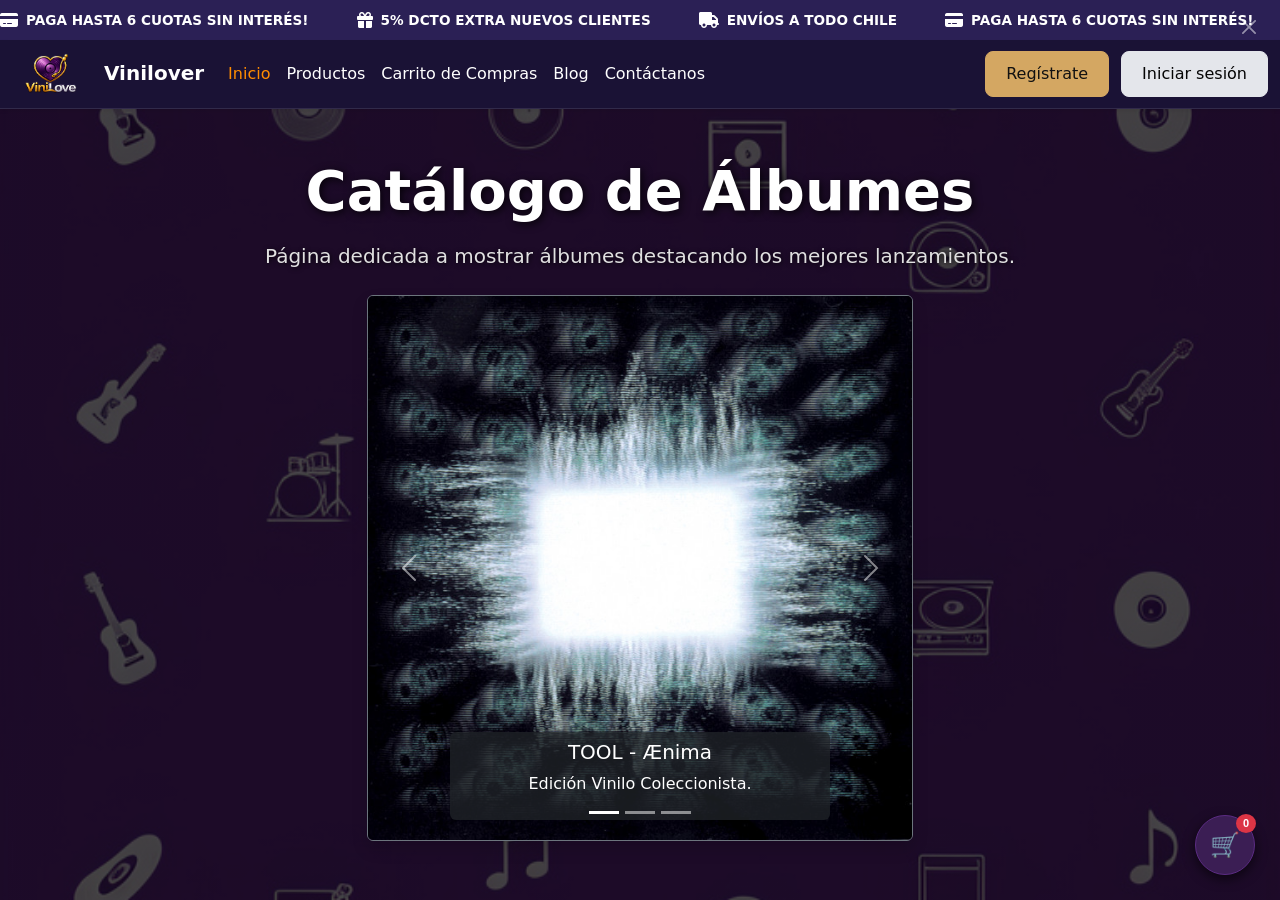
<file: index.html>
<!DOCTYPE html>
<!-- Declaración del tipo de documento HTML5 -->
<html lang="es">
<head>
    <!-- Define la codificación de caracteres para soportar tildes y caracteres especiales -->
    <meta charset="UTF-8">
    <!-- Configuración para que la página sea adaptable (responsive) a dispositivos móviles y pantallas de distintos tamaños -->
    <meta name="viewport" content="width=device-width, initial-scale=1.0">
    <title>Inicio - Vinilover</title>
    
    <!-- Framework Bootstrap 5 CSS para componentes de diseño y grilla -->
    <link href="https://cdn.jsdelivr.net/npm/bootstrap@5.3.3/dist/css/bootstrap.min.css" rel="stylesheet">
    <!-- Hoja de estilos personalizada -->
    <link rel="stylesheet" href="css/style.css">  
    <!-- Iconos FontAwesome para usar íconos gráficos (como tarjetas, camiones, etc.) -->
    <link rel="stylesheet" href="https://cdnjs.cloudflare.com/ajax/libs/font-awesome/6.4.0/css/all.min.css">
</head>

<body>

  <!-- BARRA SUPERIOR DE ANUNCIOS (MARQUEE) -->
  <!-- Utiliza una alerta de Bootstrap (alert-dismissible) que permite al usuario cerrarla si lo desea -->
  <div class="m-0 rounded-0 text-center alert alert-dismissible fade show pm-marquee-wrap" role="alert">
    <div class="pm-marquee">
      <!-- Contenedor con la pista de texto que se mueve mediante la animación de CSS -->
      <div class="pm-marquee-track" aria-label="Beneficios de la tienda">
        <!-- Set 1: Mensajes informativos de la tienda -->
        <span class="pm-item"><i class="fas fa-credit-card pm-ico"></i>PAGA HASTA 6 CUOTAS SIN INTERÉS!</span>
        <span class="pm-item"><i class="fas fa-gift pm-ico"></i>5% DCTO EXTRA NUEVOS CLIENTES</span>
        <span class="pm-item"><i class="fas fa-truck pm-ico"></i>ENVÍOS A TODO CHILE</span>

        <!-- Set 2: Copia exacta necesaria para dar el efecto de movimiento continuo (loop fluido) -->
        <span class="pm-item"><i class="fas fa-credit-card pm-ico"></i>PAGA HASTA 6 CUOTAS SIN INTERÉS!</span>
        <span class="pm-item"><i class="fas fa-gift pm-ico"></i>5% DCTO EXTRA NUEVOS CLIENTES</span>
        <span class="pm-item"><i class="fas fa-truck pm-ico"></i>ENVÍOS A TODO CHILE</span>
      </div>
    </div>
    <!-- Botón con la clase de Bootstrap para cerrar la barra superior de anuncios -->
    <button type="button" class="btn-close btn-close-white me-2" data-bs-dismiss="alert" aria-label="Close"></button>
  </div>

  <!-- NAVEGACIÓN PRINCIPAL -->
  <!-- Barra de navegación con tema oscuro (navbar-dark) usando el menú colapsable de Bootstrap -->
  <nav class="navbar navbar-expand-lg navbar-dark navbar-custom shadow-sm">
    <div class="container-fluid">
      <!-- Nombre/Marca principal de la tienda -->
      <a class="navbar-brand fw-bold" href="index.html">
        <img src="imagenes/LogoViniLove.png" alt="Vinilover" class="navbar-logo">
        <span class="ms-2">Vinilover</span>
      </a>
      <!-- Botón hamburguesa que aparece solo en pantallas pequeñas (móviles) -->
      <button class="navbar-toggler" type="button" data-bs-toggle="collapse" data-bs-target="#navbarNavDropdown" aria-controls="navbarNavDropdown" aria-expanded="false" aria-label="Toggle navigation">
        <span class="navbar-toggler-icon"></span>
      </button>
      
      <!-- Contenido de la barra que se colapsa en móviles -->
      <div class="collapse navbar-collapse" id="navbarNavDropdown">
        <ul class="navbar-nav me-auto">
          <!-- Enlace a la página actual con clase 'active' -->
          <li class="nav-item">
            <a class="nav-link active" href="index.html">Inicio</a>
          </li>
          <li class="nav-item">
            <a class="nav-link" href="Productos.html">Productos</a>
          </li>
          <li class="nav-item">
            <a class="nav-link" href="carrito.html">Carrito de Compras</a>
          </li> 
          <!-- Menú desplegable para opciones sobre la empresa -->
          <li class="nav-item">
            <a class="nav-link" href="Lore.html">Blog</a>
          </li>
          <li class="nav-item">
            <a class="nav-link" href="contacto.html">Contáctanos</a>
          </li>
        </ul>
        
        <!-- BOTONES DE AUTENTICACIÓN CORREGIDOS -->
        <!-- Botones directos a las páginas de registro e inicio de sesión -->
        <div class="auth-buttons">
          <a href="registro.html" class="btn btn-primary">Regístrate</a>
          <a href="login.html" class="btn btn-secondary">Iniciar sesión</a>
        </div>
      </div>
    </div>
  </nav>

  <!-- CONTENIDO PRINCIPAL -->
  <main class="container my-5 text-center">
    <!-- Encabezados e introducción del sitio -->
    <h1 class="mb-3 titulo-principal display-4">Catálogo de Álbumes</h1>
    <p class="subtitulo-principal fs-5 mb-4">Página dedicada a mostrar álbumes destacando los mejores lanzamientos.</p>

    <!-- CARRUSEL CENTRADO -->
    <!-- Utiliza el sistema de filas y columnas de Bootstrap para centrar la caja del carrusel -->
    <div class="row justify-content-center">
      <div class="col-12 col-md-8 col-lg-6">
        <!-- Componente Carousel de Bootstrap habilitado con rotación automática (data-bs-ride="carousel") -->
        <div id="carruselAlbumes" class="carousel slide shadow rounded overflow-hidden border border-secondary" data-bs-ride="carousel">
          
          <!-- Indicadores inferiores (las rayitas/puntos que marcan la diapositiva activa) -->
          <div class="carousel-indicators">
            <button type="button" data-bs-target="#carruselAlbumes" data-bs-slide-to="0" class="active" aria-current="true" aria-label="Slide 1"></button>
            <button type="button" data-bs-target="#carruselAlbumes" data-bs-slide-to="1" aria-label="Slide 2"></button>
            <button type="button" data-bs-target="#carruselAlbumes" data-bs-slide-to="2" aria-label="Slide 3"></button>
          </div>

          <!-- Contenedor con las imágenes e información del carrusel -->
          <div class="carousel-inner">
            <!-- Primera diapositiva (activa por defecto al cargar) -->
            <div class="carousel-item active">
              <img src="imagenes/Tool-AEnima.jpg" class="d-block w-100" alt="TOOL - AEnima">
              <div class="carousel-caption d-none d-md-block bg-dark bg-opacity-75 rounded p-2">
                <h5>TOOL - Ænima</h5>
                <p>Edición Vinilo Coleccionista.</p>
              </div>
            </div>
            <!-- Segunda diapositiva -->
            <div class="carousel-item">
              <img src="imagenes/Deftones-WhitePony.jpg" class="d-block w-100" alt="Deftones - White Pony">
              <div class="carousel-caption d-none d-md-block bg-dark bg-opacity-75 rounded p-2">
                <h5>Deftones - White Pony</h5>
                <p>Edición remasterizada 180g.</p>
              </div>
            </div>
            <!-- Tercera diapositiva -->
            <div class="carousel-item">
              <img src="imagenes/AliceInChains-Dirt.jpg" class="d-block w-100" alt="Alice in Chains - Dirt">
              <div class="carousel-caption d-none d-md-block bg-dark bg-opacity-75 rounded p-2">
                <h5>Alice In Chains - Dirt</h5>
                <p>Clásico del Grunge disponible ahora.</p>
              </div>
            </div>
          </div>

          <!-- Controles de navegación manual (flechas izquierda y derecha) -->
          <button class="carousel-control-prev" type="button" data-bs-target="#carruselAlbumes" data-bs-slide="prev">
            <span class="carousel-control-prev-icon" aria-hidden="true"></span>
            <span class="visually-hidden">Anterior</span>
          </button>
          <button class="carousel-control-next" type="button" data-bs-target="#carruselAlbumes" data-bs-slide="next">
            <span class="carousel-control-next-icon" aria-hidden="true"></span>
            <span class="visually-hidden">Siguiente</span>
          </button>

        </div>
      </div>
    </div>
  </main>

  <!-- COMPONENTE CARRITO FLOTANTE -->
  <!-- Estructura HTML para la ventana flotante y botón del carrito interactivo -->
  <div id="cart-container" class="floating-cart-container">
    <!-- Botón principal con el ícono del carrito y contador de elementos -->
    <button id="cart-toggle-btn" class="cart-btn" aria-label="Abrir carrito">
      🛒 <span id="cart-counter" class="badge bg-danger">0</span>
    </button>
  
    <!-- Ventana desplegable flotante que inicia oculta (clase hidden) -->
    <div id="cart-popup" class="cart-popup hidden">
      <div class="cart-header">
        <h3>Tu Carrito</h3>
        <button id="cart-close-btn" class="close-btn">&times;</button>
      </div>
      <!-- Este div se rellena con JS insertando la lista de álbumes agregados -->
      <div id="cart-body-content" class="cart-body p-3">
        <!-- Se llena dinámicamente desde js/carrito.js -->
      </div>
      <div class="cart-footer">
        <div class="cart-total">
          <strong>Total:</strong>
          <span id="cart-total-price">$0</span>
        </div>
        <a href="carrito.html" class="btn checkout-btn">Ver Carrito Completo</a>
      </div>
    </div>
  </div>

  <!-- Carga de la librería JS de Bootstrap para el funcionamiento del carrusel y desplegables -->
  <script src="https://cdn.jsdelivr.net/npm/bootstrap@5.3.3/dist/js/bootstrap.bundle.min.js"></script>
  <script src="js/validaciones.js"></script>
  <!-- Scripts personalizados JS de productos y carrito -->
  <script src="js/productos.js"></script>
  <script src="js/carrito.js"></script>
</body>
</html>
</file>
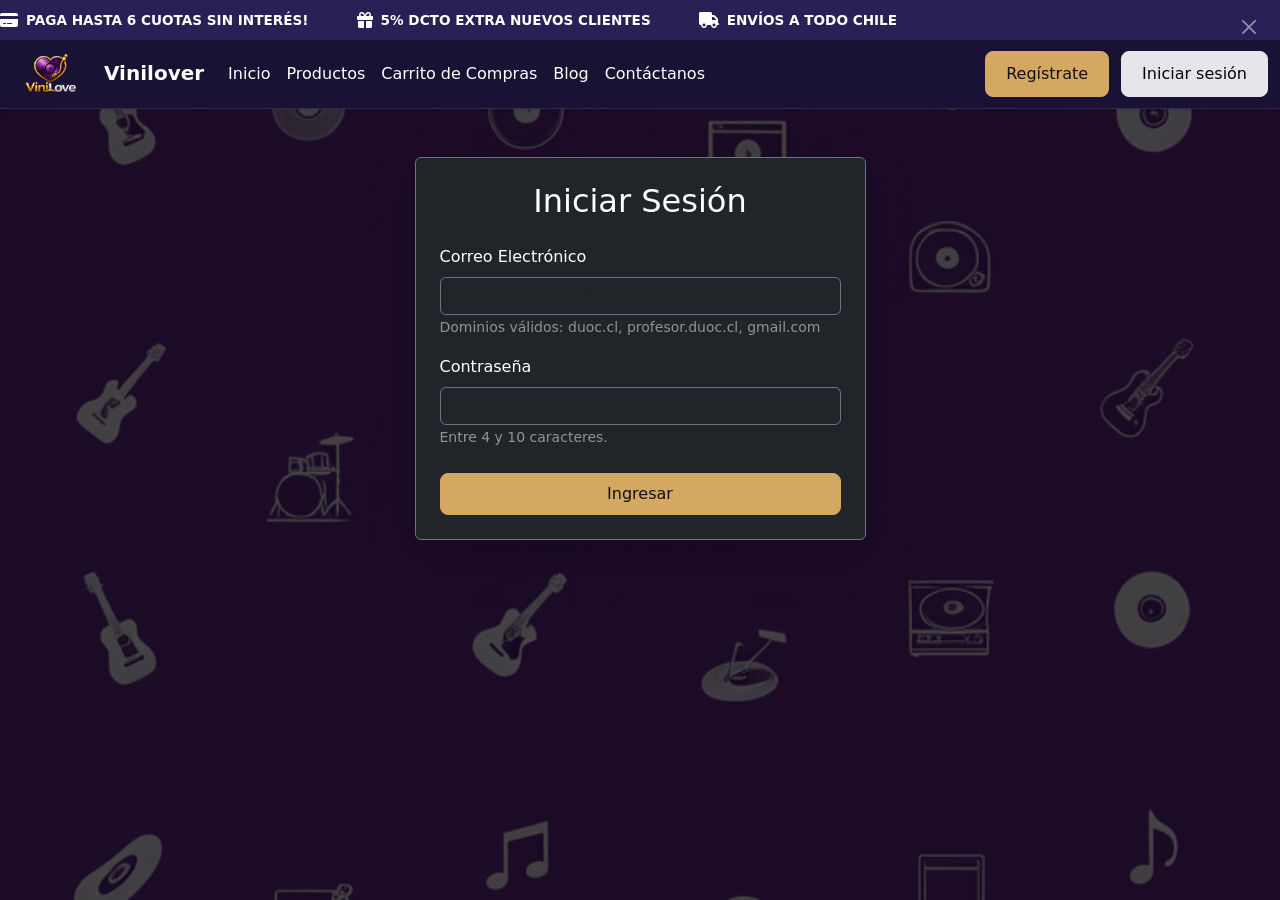
<file: admin.html>
<!DOCTYPE html>
<html lang="es">
<head>
  <meta charset="UTF-8" />
  <meta name="viewport" content="width=device-width, initial-scale=1.0" />
  <title>Panel Admin - Vinilover</title>
  <link href="https://cdn.jsdelivr.net/npm/bootstrap@5.3.3/dist/css/bootstrap.min.css" rel="stylesheet" />
  <link rel="stylesheet" href="css/style.css" />
  <link rel="stylesheet" href="https://cdnjs.cloudflare.com/ajax/libs/font-awesome/6.4.0/css/all.min.css" />
</head>
<body class="text-white">
  <div class="m-0 rounded-0 text-center alert alert-dismissible fade show pm-marquee-wrap" role="alert">
    <div class="pm-marquee">
      <div class="pm-marquee-track">
        <span class="pm-item"><i class="fas fa-credit-card pm-ico"></i>PAGA HASTA 6 CUOTAS SIN INTERÉS!</span>
        <span class="pm-item"><i class="fas fa-gift pm-ico"></i>5% DCTO EXTRA NUEVOS CLIENTES</span>
        <span class="pm-item"><i class="fas fa-truck pm-ico"></i>ENVÍOS A TODO CHILE</span>
      </div>
    </div>
    <button type="button" class="btn-close btn-close-white me-2" data-bs-dismiss="alert" aria-label="Close"></button>
  </div>

  <nav class="navbar navbar-expand-lg navbar-dark navbar-custom shadow-sm">
    <div class="container-fluid">
      <a class="navbar-brand fw-bold" href="index.html">
        <img src="imagenes/LogoViniLove.png" alt="Vinilover" class="navbar-logo" />
        <span class="ms-2">Vinilover</span>
      </a>
      <button class="navbar-toggler" type="button" data-bs-toggle="collapse" data-bs-target="#navbarNav">
        <span class="navbar-toggler-icon"></span>
      </button>
      <div class="collapse navbar-collapse" id="navbarNav">
        <ul class="navbar-nav me-auto">
          <li class="nav-item"><a class="nav-link" href="index.html">Inicio</a></li>
          <li class="nav-item"><a class="nav-link" href="Productos.html">Productos</a></li>
          <li class="nav-item"><a class="nav-link" href="carrito.html">Carrito de Compras</a></li>
          <li class="nav-item"><a class="nav-link" href="Lore.html">Blog</a></li>
          <li class="nav-item"><a class="nav-link" href="contacto.html">Contáctanos</a></li>
        </ul>
        <div class="auth-buttons"></div>
      </div>
    </div>
  </nav>

  <main class="container my-5">
    <div class="d-flex justify-content-between align-items-center flex-wrap gap-2 mb-4">
      <div>
        <p class="text-primary fw-bold text-uppercase mb-1">Administración</p>
        <h1 class="h2 mb-0">Panel de control Vinilover</h1>
      </div>
      <a href="perfil.html" class="btn btn-outline-light">Volver al perfil</a>
    </div>

    <div class="row g-4 mb-4">
      <div class="col-md-4">
        <div class="admin-stat-card">
          <span>Total de productos</span>
          <strong id="totalProductosAdmin">0</strong>
        </div>
      </div>
      <div class="col-md-4">
        <div class="admin-stat-card">
          <span>Entradas del blog</span>
          <strong id="totalBlogAdmin">0</strong>
        </div>
      </div>
      <div class="col-md-4">
        <div class="admin-stat-card">
          <span>Solicitudes recibidas</span>
          <strong id="totalSolicitudesAdmin">0</strong>
        </div>
      </div>
    </div>

    <div class="row g-4">
      <div class="col-lg-4">
        <div class="card bg-dark border-secondary shadow-lg profile-panel h-100">
          <div class="card-body p-4">
            <p class="text-primary fw-bold mb-1 text-uppercase">Catálogo</p>
            <h2 class="h4 mb-3">Agregar producto</h2>
            <form id="formCatalogoAdmin" class="row g-3">
              <div class="col-12">
                <label class="form-label text-white-50">Nombre</label>
                <input type="text" id="productoNombre" class="form-control bg-dark text-white border-secondary" required />
              </div>
              <div class="col-12">
                <label class="form-label text-white-50">Artista</label>
                <input type="text" id="productoArtista" class="form-control bg-dark text-white border-secondary" required />
              </div>
              <div class="col-12">
                <label class="form-label text-white-50">Precio</label>
                <input type="number" id="productoPrecio" min="0" step="1" class="form-control bg-dark text-white border-secondary" required />
              </div>
              <div class="col-12">
                <label class="form-label text-white-50">Imagen</label>
                <input type="text" id="productoImagen" class="form-control bg-dark text-white border-secondary" placeholder="imagenes/ejemplo.jpg" required />
              </div>
              <div class="col-12">
                <label class="form-label text-white-50">Descripción del vinilo</label>
                <textarea id="productoDescripcion" rows="3" class="form-control bg-dark text-white border-secondary" placeholder="Describe la edición, sonido, material y estilo del vinilo..." required></textarea>
              </div>
              <div class="col-12">
                <button type="submit" class="btn btn-primary w-100">Guardar producto</button>
              </div>
            </form>
            <hr class="border-secondary my-4" />
            <h3 class="h5 mb-3">Productos actuales</h3>
            <div id="listaProductosAdmin" class="admin-list"></div>
          </div>
        </div>
      </div>

      <div class="col-lg-4">
        <div class="card bg-dark border-secondary shadow-lg profile-panel h-100">
          <div class="card-body p-4">
            <p class="text-primary fw-bold mb-1 text-uppercase">Blog</p>
            <h2 class="h4 mb-3">Crear update</h2>
            <form id="formBlogAdmin" class="row g-3">
              <div class="col-12">
                <label class="form-label text-white-50">Título</label>
                <input type="text" id="blogTitulo" class="form-control bg-dark text-white border-secondary" required />
              </div>
              <div class="col-12">
                <label class="form-label text-white-50">Categoría</label>
                <input type="text" id="blogCategoria" class="form-control bg-dark text-white border-secondary" required />
              </div>
              <div class="col-12">
                <label class="form-label text-white-50">Imagen</label>
                <input type="text" id="blogImagen" class="form-control bg-dark text-white border-secondary" placeholder="imagenes/ejemplo.jpg" required />
              </div>
              <div class="col-12">
                <label class="form-label text-white-50">Descripción</label>
                <textarea id="blogDescripcion" rows="4" class="form-control bg-dark text-white border-secondary" required></textarea>
              </div>
              <div class="col-12">
                <label class="form-label text-white-50">Botón</label>
                <input type="text" id="blogBoton" class="form-control bg-dark text-white border-secondary" value="Descubrir ahora" required />
              </div>
              <div class="col-12">
                <button type="submit" class="btn btn-primary w-100">Publicar update</button>
              </div>
            </form>
            <hr class="border-secondary my-4" />
            <h3 class="h5 mb-3">Updates recientes</h3>
            <div id="listaBlogAdmin" class="admin-list"></div>
          </div>
        </div>
      </div>

      <div class="col-lg-4">
        <div class="card bg-dark border-secondary shadow-lg profile-panel h-100">
          <div class="card-body p-4">
            <p class="text-primary fw-bold mb-1 text-uppercase">Solicitudes</p>
            <h2 class="h4 mb-3">Todas las solicitudes</h2>
            <div id="listaSolicitudesAdmin" class="admin-list"></div>
          </div>
        </div>
      </div>
    </div>
  </main>

  <script src="https://cdn.jsdelivr.net/npm/bootstrap@5.3.3/dist/js/bootstrap.bundle.min.js"></script>
  <script src="js/validaciones.js"></script>
  <script>
    document.addEventListener('DOMContentLoaded', () => {
      const usuario = obtenerUsuarioActual();
      if (!usuario || !esUsuarioAdmin(usuario)) {
        window.location.href = 'login.html';
        return;
      }

      actualizarEstadoAutenticacion();
      renderCatalogoAdmin();
      renderBlogAdmin();
      renderSolicitudesAdmin();

      document.getElementById('formCatalogoAdmin').addEventListener('submit', (event) => {
        event.preventDefault();
        const nombre = document.getElementById('productoNombre').value.trim();
        const artista = document.getElementById('productoArtista').value.trim();
        const precio = Number(document.getElementById('productoPrecio').value);
        const imagen = document.getElementById('productoImagen').value.trim();
        const descripcion = document.getElementById('productoDescripcion').value.trim();

        if (!nombre || !artista || !precio || !imagen || !descripcion) {
          alert('Completa todos los campos del producto, incluida la descripción del vinilo.');
          return;
        }

        const productos = JSON.parse(localStorage.getItem('productos') || '[]');
        productos.unshift({
          id: Date.now(),
          nombre,
          artista,
          precio,
          imagen,
          descripcion
        });
        localStorage.setItem('productos', JSON.stringify(productos));
        event.target.reset();
        renderCatalogoAdmin();
      });

      document.getElementById('formBlogAdmin').addEventListener('submit', (event) => {
        event.preventDefault();
        const titulo = document.getElementById('blogTitulo').value.trim();
        const categoria = document.getElementById('blogCategoria').value.trim();
        const imagen = document.getElementById('blogImagen').value.trim();
        const descripcion = document.getElementById('blogDescripcion').value.trim();
        const boton = document.getElementById('blogBoton').value.trim();

        if (!titulo || !categoria || !imagen || !descripcion) {
          alert('Completa todos los campos del update.');
          return;
        }

        const posts = JSON.parse(localStorage.getItem('viniLoveBlogPosts') || '[]');
        posts.unshift({
          titulo,
          categoria,
          descripcion,
          imagen,
          boton: boton || 'Descubrir ahora'
        });
        localStorage.setItem('viniLoveBlogPosts', JSON.stringify(posts));
        event.target.reset();
        renderBlogAdmin();
      });
    });

    function renderCatalogoAdmin() {
      const lista = document.getElementById('listaProductosAdmin');
      const productos = JSON.parse(localStorage.getItem('productos') || '[]');
      document.getElementById('totalProductosAdmin').textContent = productos.length;

      if (!productos.length) {
        lista.innerHTML = '<div class="empty-state">No hay productos disponibles.</div>';
        return;
      }

      lista.innerHTML = productos.map((producto) => `
        <div class="admin-item">
          <div class="d-flex align-items-center gap-3">
            <img src="${producto.imagen || 'imagenes/LogoViniLove.png'}" alt="${producto.nombre}" class="admin-item-thumb" />
            <div>
              <strong>${producto.nombre}</strong>
              <div class="text-white-50">${producto.artista}</div>
              <div class="text-white-50 small">${producto.descripcion || 'Sin descripción'}</div>
              <div class="text-primary fw-bold">$${Number(producto.precio || 0).toLocaleString('cl-CL')}</div>
            </div>
          </div>
          <button class="btn btn-sm btn-outline-danger" data-product-id="${producto.id}">Eliminar</button>
        </div>
      `).join('');

      lista.querySelectorAll('[data-product-id]').forEach((boton) => {
        boton.addEventListener('click', () => {
          const productosActualizados = JSON.parse(localStorage.getItem('productos') || '[]');
          const filtrados = productosActualizados.filter((producto) => String(producto.id) !== boton.dataset.productId);
          localStorage.setItem('productos', JSON.stringify(filtrados));
          renderCatalogoAdmin();
        });
      });
    }

    function renderBlogAdmin() {
      const lista = document.getElementById('listaBlogAdmin');
      const posts = JSON.parse(localStorage.getItem('viniLoveBlogPosts') || '[]');
      document.getElementById('totalBlogAdmin').textContent = posts.length;

      if (!posts.length) {
        lista.innerHTML = '<div class="empty-state">No hay updates publicados.</div>';
        return;
      }

      lista.innerHTML = posts.map((post, index) => `
        <div class="admin-item">
          <div>
            <strong>${post.titulo}</strong>
            <div class="text-white-50">${post.categoria}</div>
          </div>
          <button class="btn btn-sm btn-outline-danger" data-blog-index="${index}">Eliminar</button>
        </div>
      `).join('');

      lista.querySelectorAll('[data-blog-index]').forEach((boton) => {
        boton.addEventListener('click', () => {
          const postsActualizados = JSON.parse(localStorage.getItem('viniLoveBlogPosts') || '[]');
          postsActualizados.splice(Number(boton.dataset.blogIndex), 1);
          localStorage.setItem('viniLoveBlogPosts', JSON.stringify(postsActualizados));
          renderBlogAdmin();
        });
      });
    }

    function renderSolicitudesAdmin() {
      const lista = document.getElementById('listaSolicitudesAdmin');
      const mensajes = JSON.parse(localStorage.getItem('viniLoveMensajes') || '[]');
      document.getElementById('totalSolicitudesAdmin').textContent = mensajes.length;

      if (!mensajes.length) {
        lista.innerHTML = '<div class="empty-state">No hay solicitudes de contacto.</div>';
        return;
      }

      lista.innerHTML = mensajes.map((mensaje) => `
        <div class="admin-item admin-request-item">
          <div>
            <strong>${mensaje.nombre || 'Sin nombre'}</strong>
            <div class="text-white-50">${mensaje.correo || 'Sin correo'}</div>
            <div class="text-white-50">${mensaje.fecha ? new Date(mensaje.fecha).toLocaleString('es-CL') : 'Sin fecha'}</div>
            <div class="mt-2 text-light">${mensaje.comentario || 'Sin comentario'}</div>
          </div>
        </div>
      `).join('');
    }
  </script>
</body>
</html>
</file>
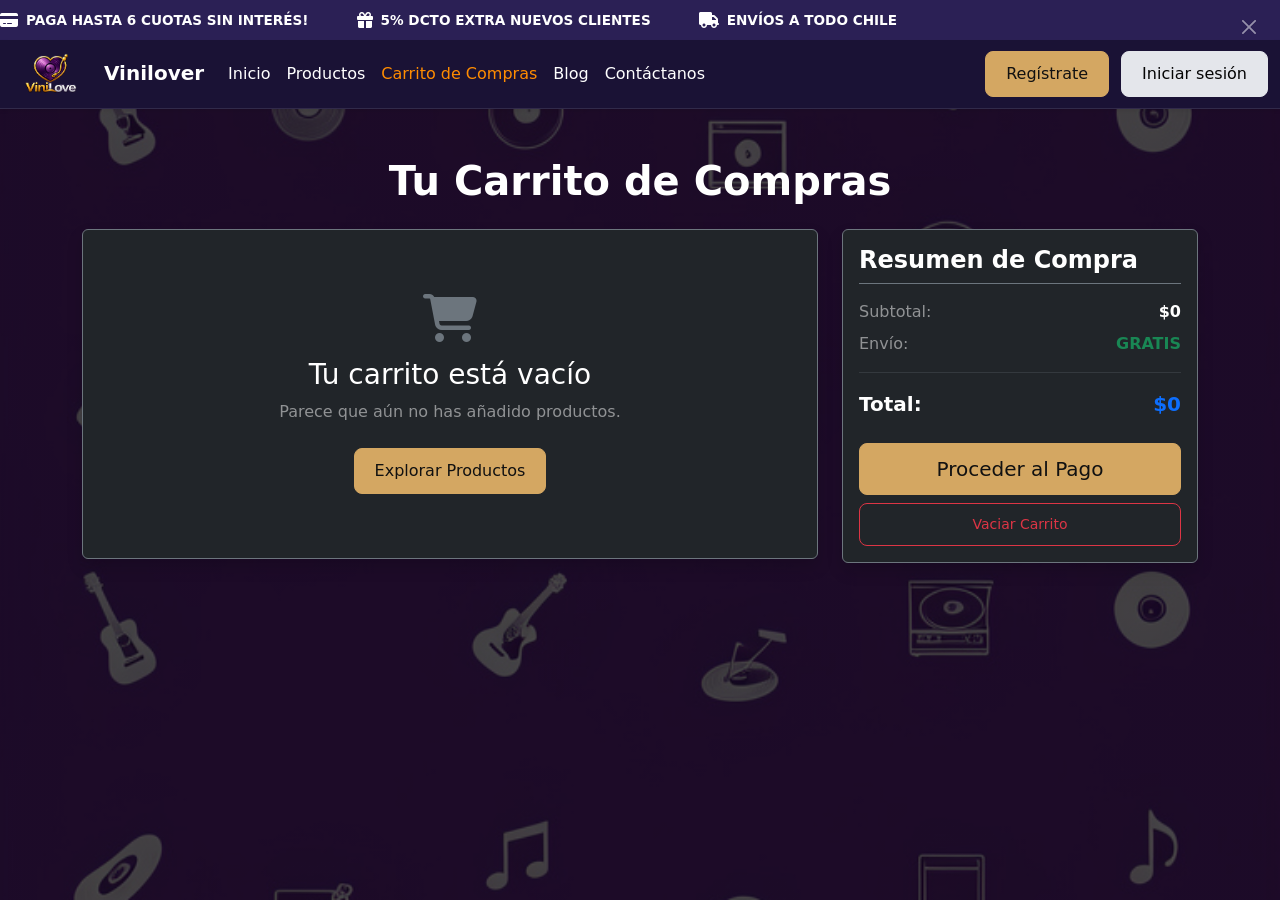
<file: carrito.html>
<!DOCTYPE html>
<!-- Declaración del tipo de documento HTML5 -->
<html lang="es">
<head>
  <!-- Configuración de la codificación de caracteres en UTF-8 para admitir tildes y caracteres especiales -->
  <meta charset="UTF-8">
  <!-- Escala inicial y diseño responsivo para dispositivos móviles y distintas resoluciones -->
  <meta name="viewport" content="width=device-width, initial-scale=1.0">
  <title>Carrito de Compras - Vinilover</title>

  <!-- CDN de Bootstrap 5, hojas de estilo personalizadas y librería de íconos FontAwesome -->
  <link href="https://cdn.jsdelivr.net/npm/bootstrap@5.3.3/dist/css/bootstrap.min.css" rel="stylesheet">
  <link rel="stylesheet" href="css/style.css">  
  <link rel="stylesheet" href="https://cdnjs.cloudflare.com/ajax/libs/font-awesome/6.4.0/css/all.min.css">
</head>
<!-- La clase 'text-white' aplica un color de texto blanco general a todo el cuerpo -->
<body class="text-white">

  <!-- BARRA SUPERIOR DE ANUNCIOS (Marquee) -->
  <div class="m-0 rounded-0 text-center alert alert-dismissible fade show pm-marquee-wrap" role="alert">
    <div class="pm-marquee">
      <!-- Pista que desplaza los mensajes promocionales mediante animación CSS -->
      <div class="pm-marquee-track">
        <span class="pm-item"><i class="fas fa-credit-card pm-ico"></i>PAGA HASTA 6 CUOTAS SIN INTERÉS!</span>
        <span class="pm-item"><i class="fas fa-gift pm-ico"></i>5% DCTO EXTRA NUEVOS CLIENTES</span>
        <span class="pm-item"><i class="fas fa-truck pm-ico"></i>ENVÍOS A TODO CHILE</span>
      </div>
    </div>
    <!-- Botón para descartar el anuncio -->
    <button type="button" class="btn-close btn-close-white me-2" data-bs-dismiss="alert" aria-label="Close"></button>
  </div>

  <!-- NAVEGACIÓN -->
  <!-- Barra de navegación principal de la aplicación con estilo oscuro y sombras -->
  <nav class="navbar navbar-expand-lg navbar-dark navbar-custom shadow-sm">
    <div class="container-fluid">
      <a class="navbar-brand fw-bold" href="index.html">
        <img src="imagenes/LogoViniLove.png" alt="Vinilover" class="navbar-logo">
        <span class="ms-2">Vinilover</span>
      </a>
      <button class="navbar-toggler" type="button" data-bs-toggle="collapse" data-bs-target="#navbarNav">
        <span class="navbar-toggler-icon"></span>
      </button>
      <div class="collapse navbar-collapse" id="navbarNav">
        <ul class="navbar-nav me-auto">
          <li class="nav-item"><a class="nav-link" href="index.html">Inicio</a></li>
          <li class="nav-item"><a class="nav-link" href="Productos.html">Productos</a></li>
          <!-- Enlace resaltado como activo ('active') indicando la sección actual -->
          <li class="nav-item"><a class="nav-link active" href="carrito.html">Carrito de Compras</a></li> 
          <li class="nav-item">
            <a class="nav-link" href="Lore.html">Blog</a>
          </li>
          <li class="nav-item">
            <a class="nav-link" href="contacto.html">Contáctanos</a>
          </li>
        </ul>
        <!-- Botones de autenticación en la esquina superior derecha -->
        <div class="auth-buttons">
          <a href="registro.html" class="btn btn-primary">Regístrate</a>
          <a href="login.html" class="btn btn-secondary">Iniciar sesión</a>
        </div>
      </div>
    </div>
  </nav>

  <!-- SECCIÓN PRINCIPAL DEL CARRITO -->
  <main class="container my-5">
    <h1 class="mb-4 text-center fw-bold">Tu Carrito de Compras</h1>

    <div class="row g-4">
      <!-- Columna izquierda: Lista e ítems del carrito -->
      <div class="col-lg-8">
        <div class="card bg-dark text-white border-secondary shadow">
          <div class="card-body">
            <!-- Div contenedor donde JS inyecta dinámicamente la tabla con los ítems añadidos -->
            <div id="tabla-carrito-contenedor" class="table-responsive">
              <!-- La tabla se renderiza dinámicamente con JS -->
            </div>
          </div>
        </div>
      </div>

      <!-- Columna derecha: Resumen del Pedido y Acciones de compra -->
      <div class="col-lg-4">
        <div class="card bg-dark text-white border-secondary shadow">
          <div class="card-body">
            <h4 class="card-title fw-bold mb-3 border-bottom border-secondary pb-2">Resumen de Compra</h4>
            
            <div class="d-flex justify-content-between mb-2">
              <span class="text-white-50">Subtotal:</span>
              <!-- ID para actualizar el subtotal mediante JavaScript -->
              <span id="resumen-subtotal" class="fw-bold">$0</span>
            </div>
            <div class="d-flex justify-content-between mb-3">
              <span class="text-white-50">Envío:</span>
              <span class="text-success fw-bold">GRATIS</span>
            </div>
            
            <hr class="border-secondary">
            
            <div class="d-flex justify-content-between mb-4 fs-5">
              <strong>Total:</strong>
              <!-- ID para actualizar el monto total definitivo mediante JavaScript -->
              <strong id="resumen-total" class="text-primary">$0</strong>
            </div>

            <!-- Botón para ejecutar la función de pago -->
            <button onclick="finalizarCompra()" class="btn btn-primary w-100 btn-lg mb-2">
              Proceder al Pago
            </button>
            <!-- Botón para vaciar los ítems del carrito -->
            <button onclick="vaciarCarrito()" class="btn btn-outline-danger w-100 btn-sm">
              Vaciar Carrito
            </button>
          </div>
        </div>
      </div>
    </div>
  </main>

  <!-- Scripts: Bootstrap 5 JS Bundle y la lógica del carrito de compras -->
  <script src="https://cdn.jsdelivr.net/npm/bootstrap@5.3.3/dist/js/bootstrap.bundle.min.js"></script>
  <script src="js/validaciones.js"></script>
  <script src="js/carrito.js"></script>
  <script>
    // Cargar y construir la vista completa al finalizar de cargar el DOM de la página
    document.addEventListener("DOMContentLoaded", () => {
      renderizarPaginaCarrito();
    });
  </script>
</body>
</html>
</file>
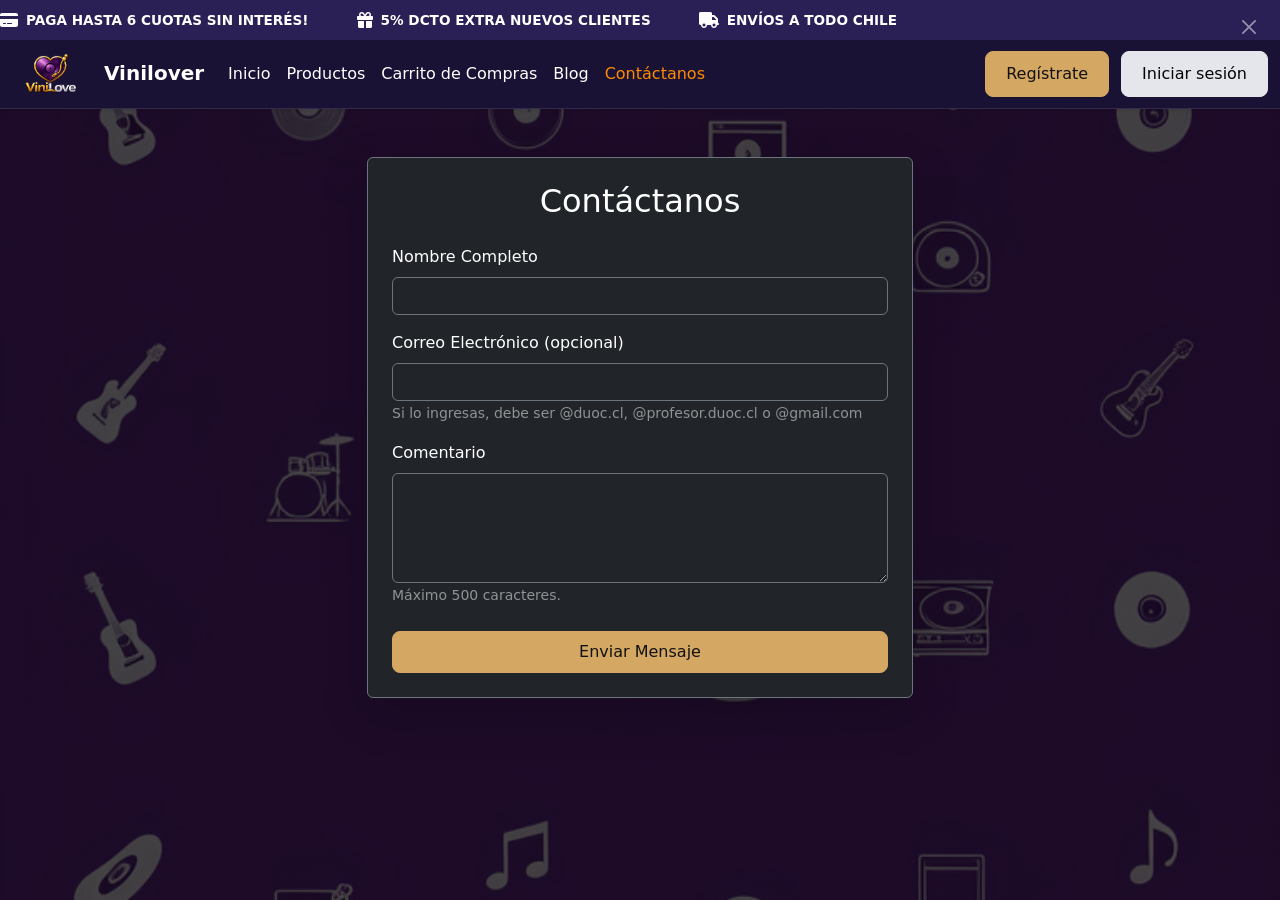
<file: contacto.html>
<!DOCTYPE html>
<!-- Declaración de documento HTML5 -->
<html lang="es">
<head>
  <!-- Codificación de caracteres en UTF-8 para garantizar la visualización de tildes y caracteres especiales -->
  <meta charset="UTF-8">
  <!-- Configuración del viewport para asegurarnos de que la interfaz sea totalmente adaptativa (responsive) -->
  <meta name="viewport" content="width=device-width, initial-scale=1.0">
  <title>Contacto - Vinilover</title>

  <!-- Framework Bootstrap 5, hojas de estilos locales y la librería de íconos FontAwesome -->
  <link href="https://cdn.jsdelivr.net/npm/bootstrap@5.3.3/dist/css/bootstrap.min.css" rel="stylesheet">
  <link rel="stylesheet" href="css/style.css">
  <link rel="stylesheet" href="https://cdnjs.cloudflare.com/ajax/libs/font-awesome/6.4.0/css/all.min.css">
</head>
<!-- La clase 'text-white' asegura color blanco por defecto en el texto del cuerpo -->
<body class="text-white">

  <!-- MARQUEE / CINTA DE ANUNCIOS SUPERIOR -->
  <!-- Alerta desplegable de Bootstrap usada como cinta promocional -->
  <div class="m-0 rounded-0 text-center alert alert-dismissible fade show pm-marquee-wrap" role="alert">
    <div class="pm-marquee">
      <!-- Pista interna animada por CSS para desplazar las ofertas de forma continua -->
      <div class="pm-marquee-track">
        <span class="pm-item"><i class="fas fa-credit-card pm-ico"></i>PAGA HASTA 6 CUOTAS SIN INTERÉS!</span>
        <span class="pm-item"><i class="fas fa-gift pm-ico"></i>5% DCTO EXTRA NUEVOS CLIENTES</span>
        <span class="pm-item"><i class="fas fa-truck pm-ico"></i>ENVÍOS A TODO CHILE</span>
      </div>
    </div>
    <!-- Botón para cerrar la cinta de avisos -->
    <button type="button" class="btn-close btn-close-white me-2" data-bs-dismiss="alert" aria-label="Close"></button>
  </div>

  <!-- NAVEGACIÓN -->
  <!-- Navbar de Bootstrap con tema oscuro y sombra inferior suave -->
  <nav class="navbar navbar-expand-lg navbar-dark navbar-custom shadow-sm">
    <div class="container-fluid">
      <a class="navbar-brand fw-bold" href="index.html">
        <img src="imagenes/LogoViniLove.png" alt="Vinilover" class="navbar-logo">
        <span class="ms-2">Vinilover</span>
      </a>
      <!-- Botón de hamburguesa para menú en dispositivos móviles -->
      <button class="navbar-toggler" type="button" data-bs-toggle="collapse" data-bs-target="#navbarNav">
        <span class="navbar-toggler-icon"></span>
      </button>
      <div class="collapse navbar-collapse" id="navbarNav">
        <ul class="navbar-nav me-auto">
          <li class="nav-item"><a class="nav-link" href="index.html">Inicio</a></li>
          <li class="nav-item"><a class="nav-link" href="Productos.html">Productos</a></li>
          <li class="nav-item"><a class="nav-link" href="carrito.html">Carrito de Compras</a></li>
                 <!-- Menú desplegable para opciones sobre la empresa -->
          <li class="nav-item">
            <a class="nav-link" href="Lore.html">Blog</a>
          </li>
          <li class="nav-item">
            <a class="nav-link active" href="contacto.html">Contáctanos</a>
          </li>
        </ul>
        
        <!-- Accesos directos a registro e inicio de sesión -->
        <div class="auth-buttons">
          <a href="registro.html" class="btn btn-primary">Regístrate</a>
          <a href="login.html" class="btn btn-secondary">Iniciar sesión</a>
        </div>
      </div>
    </div>
  </nav>

  <!-- FORMULARIO DE CONTACTO -->
  <main class="container my-5">
    <div class="row justify-content-center">
      <div class="col-md-6">
        <!-- Tarjeta contenedora oscura con bordes personalizados en color secundario -->
        <div class="card bg-dark text-white border-secondary shadow-lg">
          <div class="card-body p-4">
            <h2 class="card-title text-center mb-4">Contáctanos</h2>
            
            <!-- Evento 'onsubmit' conectado a la función JavaScript procesarContacto() -->
            <form id="formContacto" onsubmit="procesarContacto(event)">
              
              <!-- Campo: Nombre Completo -->
              <div class="mb-3">
                <label for="contactoNombre" class="form-label">Nombre Completo</label>
                <input type="text" class="form-control bg-dark text-white border-secondary" id="contactoNombre" maxlength="100" required>
              </div>

              <!-- Campo: Correo Electrónico (Opcional) con regla de dominio específico -->
              <div class="mb-3">
                <label for="contactoCorreo" class="form-label">Correo Electrónico (opcional)</label>
                <input type="email" class="form-control bg-dark text-white border-secondary" id="contactoCorreo" maxlength="100">
                <small class="text-white-50">Si lo ingresas, debe ser @duoc.cl, @profesor.duoc.cl o @gmail.com</small>
              </div>

              <!-- Campo: Comentario / Mensaje con límite de 500 caracteres -->
              <div class="mb-3">
                <label for="contactoComentario" class="form-label">Comentario</label>
                <textarea class="form-control bg-dark text-white border-secondary" id="contactoComentario" rows="4" maxlength="500" required></textarea>
                <small class="text-white-50">Máximo 500 caracteres.</small>
              </div>

              <!-- Contenedor para mostrar mensajes de error de validación en tiempo de ejecución (oculto por defecto con 'd-none') -->
              <div id="mensajeErrorContacto" class="alert alert-danger d-none my-3" role="alert"></div>

              <!-- Botón para enviar la consulta -->
              <button type="submit" class="btn btn-primary w-100 py-2 mt-2">Enviar Mensaje</button>
            </form>
          </div>
        </div>
      </div>
    </div>
  </main>

  <!-- Scripts: Librería JavaScript de Bootstrap y lógica de validación personalizada en validaciones.js -->
  <script src="https://cdn.jsdelivr.net/npm/bootstrap@5.3.3/dist/js/bootstrap.bundle.min.js"></script>
  <script src="js/validaciones.js"></script>
</body>
</html>
</file>
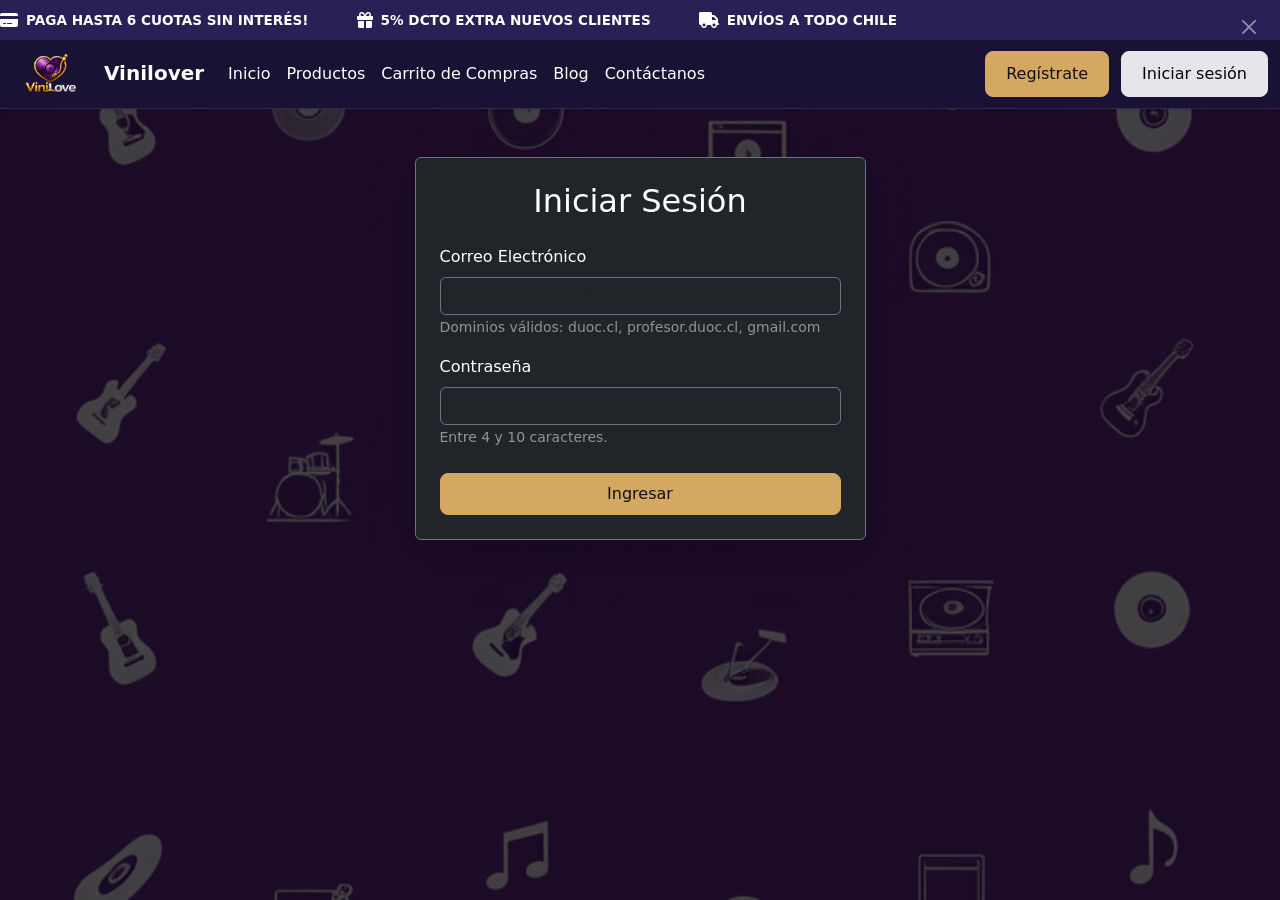
<file: login.html>
<!DOCTYPE html>
<html lang="es">
<head>
  <meta charset="UTF-8">
  <meta name="viewport" content="width=device-width, initial-scale=1.0">
  <title>Iniciar Sesión - Vinilover</title>

  <link href="https://cdn.jsdelivr.net/npm/bootstrap@5.3.3/dist/css/bootstrap.min.css" rel="stylesheet">
  <link rel="stylesheet" href="css/style.css">
  <link rel="stylesheet" href="https://cdnjs.cloudflare.com/ajax/libs/font-awesome/6.4.0/css/all.min.css">
</head>
<body class="text-white">

  <!-- MARQUEE -->
  <div class="m-0 rounded-0 text-center alert alert-dismissible fade show pm-marquee-wrap" role="alert">
    <div class="pm-marquee">
      <div class="pm-marquee-track">
        <span class="pm-item"><i class="fas fa-credit-card pm-ico"></i>PAGA HASTA 6 CUOTAS SIN INTERÉS!</span>
        <span class="pm-item"><i class="fas fa-gift pm-ico"></i>5% DCTO EXTRA NUEVOS CLIENTES</span>
        <span class="pm-item"><i class="fas fa-truck pm-ico"></i>ENVÍOS A TODO CHILE</span>
      </div>
    </div>
    <button type="button" class="btn-close btn-close-white me-2" data-bs-dismiss="alert" aria-label="Close"></button>
  </div>

  <!-- NAVEGACIÓN -->
  <nav class="navbar navbar-expand-lg navbar-dark navbar-custom shadow-sm">
    <div class="container-fluid">
      <a class="navbar-brand fw-bold" href="index.html">
        <img src="imagenes/LogoViniLove.png" alt="Vinilover" class="navbar-logo">
        <span class="ms-2">Vinilover</span>
      </a>
      <button class="navbar-toggler" type="button" data-bs-toggle="collapse" data-bs-target="#navbarNav">
        <span class="navbar-toggler-icon"></span>
      </button>
      <div class="collapse navbar-collapse" id="navbarNav">
        <ul class="navbar-nav me-auto">
          <li class="nav-item"><a class="nav-link" href="index.html">Inicio</a></li>
          <li class="nav-item"><a class="nav-link" href="Productos.html">Productos</a></li>
          <li class="nav-item"><a class="nav-link" href="carrito.html">Carrito de Compras</a></li>
          <li class="nav-item"><a class="nav-link" href="Lore.html">Blog</a></li>
          <li class="nav-item"><a class="nav-link" href="contacto.html">Contáctanos</a></li>
        </ul>
        <div class="auth-buttons">
          <a href="registro.html" class="btn btn-primary">Regístrate</a>
          <a href="login.html" class="btn btn-secondary active">Iniciar sesión</a>
        </div>
      </div>
    </div>
  </nav>

  <!-- FORMULARIO LOGIN -->
  <main class="container my-5">
    <div class="row justify-content-center">
      <div class="col-md-5">
        <div class="card bg-dark text-white border-secondary shadow-lg">
          <div class="card-body p-4">
            <h2 class="card-title text-center mb-4">Iniciar Sesión</h2>
            
            <form id="formLogin" onsubmit="procesarLogin(event)">
              <div class="mb-3">
                <label for="loginCorreo" class="form-label">Correo Electrónico</label>
                <input type="email" class="form-control bg-dark text-white border-secondary" id="loginCorreo" maxlength="100" placeholder="ejemplo@duoc.cl" required>
                <small class="text-white-50">Dominios válidos: duoc.cl, profesor.duoc.cl, gmail.com</small>
              </div>

              <div class="mb-3">
                <label for="loginPassword" class="form-label">Contraseña</label>
                <input type="password" class="form-control bg-dark text-white border-secondary" id="loginPassword" minlength="4" maxlength="10" required>
                <small class="text-white-50">Entre 4 y 10 caracteres.</small>
              </div>

              <div id="mensajeErrorLogin" class="alert alert-danger d-none my-3" role="alert"></div>

              <button type="submit" class="btn btn-primary w-100 py-2 mt-2">Ingresar</button>
            </form>
          </div>
        </div>
      </div>
    </div>
  </main>

  <script src="https://cdn.jsdelivr.net/npm/bootstrap@5.3.3/dist/js/bootstrap.bundle.min.js"></script>
  <script src="js/validaciones.js"></script>
</body>
</html>
</file>
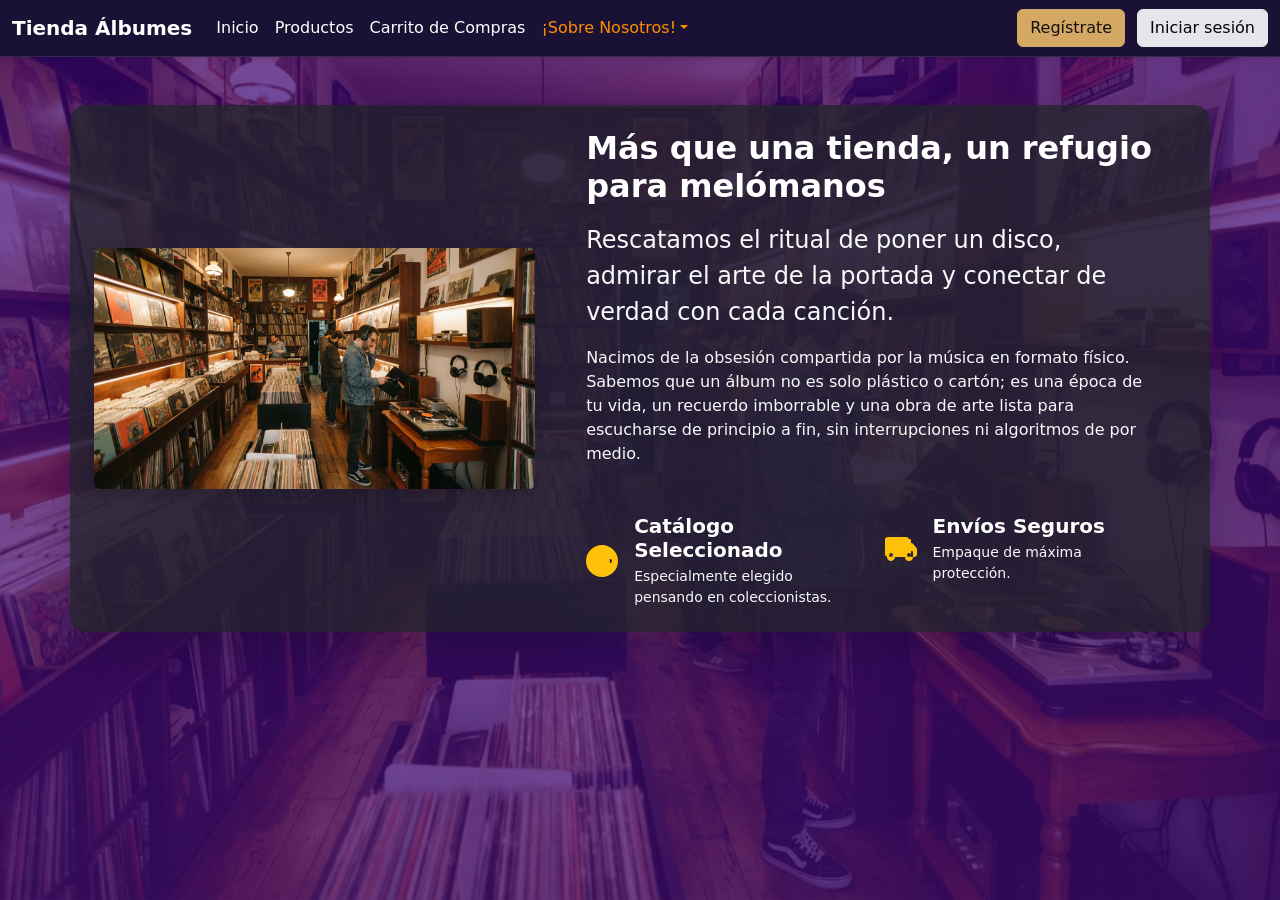
<file: lore.html>
<!DOCTYPE html>
<html lang="es">
<head>
    <meta charset="UTF-8">
    <meta name="viewport" content="width=device-width, initial-scale=1.0">
    <title>Nosotros - Tienda Álbumes</title>
    
    <link rel="stylesheet" href="css/style.css">  
    <link href="https://cdn.jsdelivr.net/npm/bootstrap@5.3.3/dist/css/bootstrap.min.css" rel="stylesheet">
</head>
<body class="body-lore">

  <!-- NAVBAR -->
  <nav class="navbar navbar-expand-lg navbar-dark navbar-custom shadow-sm">
    <div class="container-fluid">
      <a class="navbar-brand fw-bold" href="index.html">Tienda Álbumes</a>
      <button class="navbar-toggler" type="button" data-bs-toggle="collapse" data-bs-target="#navbarNavDropdown">
        <span class="navbar-toggler-icon"></span>
      </button>
      <div class="collapse navbar-collapse" id="navbarNavDropdown">
        <ul class="navbar-nav me-auto">
          <li class="nav-item"><a class="nav-link" href="index.html">Inicio</a></li>
          <li class="nav-item"><a class="nav-link" href="Productos.html">Productos</a></li>
          <li class="nav-item"><a class="nav-link" href="carrito.html">Carrito de Compras</a></li> 
          <li class="nav-item dropdown">
            <a class="nav-link dropdown-toggle active" href="#" id="navbarDropdownAbout" role="button" data-bs-toggle="dropdown" aria-expanded="false">¡Sobre Nosotros!</a>
            <ul class="dropdown-menu">
              <li><a class="dropdown-item" href="Lore.html">Nuestra Historia</a></li>
              <li><a class="dropdown-item" href="contacto.html">Contáctanos</a></li>
            </ul>
          </li>
        </ul>
        <div class="auth-buttons">
          <a href="signup.html" class="btn btn-primary">Regístrate</a>
          <a href="login.html" class="btn btn-secondary">Iniciar sesión</a>
        </div>
      </div>
    </div>
  </nav>

  <!-- SECCIÓN "ACERCA DE" -->
  <section class="py-3 py-md-5">
    <div class="container bg-dark bg-opacity-75 p-4 rounded-4 shadow-lg">
      <div class="row gy-3 gy-md-4 gy-lg-0 align-items-lg-center">
        <div class="col-12 col-lg-6 col-xl-5">
          <img class="img-fluid rounded shadow" loading="lazy" src="imagenes/us.jpg" alt="Colección de vinilos en Tienda Álbumes">
        </div>
        <div class="col-12 col-lg-6 col-xl-7">
          <div class="row justify-content-xl-center">
            <div class="col-12 col-xl-11">
              <h2 class="mb-3 fw-bold text-white">Más que una tienda, un refugio para melómanos</h2>
              <p class="lead fs-4 text-light mb-3">Rescatamos el ritual de poner un disco, admirar el arte de la portada y conectar de verdad con cada canción.</p>
              <p class="mb-5 text-light">Nacimos de la obsesión compartida por la música en formato físico. Sabemos que un álbum no es solo plástico o cartón; es una época de tu vida, un recuerdo imborrable y una obra de arte lista para escucharse de principio a fin, sin interrupciones ni algoritmos de por medio.</p>
              
              <div class="row gy-4 gy-md-0 gx-xxl-5">
                <div class="col-12 col-md-6">
                  <div class="d-flex align-items-center">
                    <div class="me-3 text-warning">
                      <svg xmlns="http://www.w3.org/2000/svg" width="32" height="32" fill="currentColor" class="bi bi-disc-fill" viewBox="0 0 16 16">
                        <path d="M16 8A8 8 0 1 1 0 8a8 8 0 0 1 16 0zm-6 0a2 2 0 1 0-4 0 2 2 0 0 0 4 0zM4 8a4 4 0 1 1 8 0 4 4 0 0 1-8 0zm9 0a1 1 0 1 0-2 0 1 1 0 0 0 2 0z"/>
                      </svg>
                    </div>
                    <div>
                      <h3 class="h5 mb-1 fw-bold text-white">Catálogo Seleccionado</h3>
                      <p class="text-light mb-0 small">Especialmente elegido pensando en coleccionistas.</p>
                    </div>
                  </div>
                </div>

                <div class="col-12 col-md-6">
                  <div class="d-flex align-items-center">
                    <div class="me-3 text-warning">
                      <svg xmlns="http://www.w3.org/2000/svg" width="32" height="32" fill="currentColor" class="bi bi-truck" viewBox="0 0 16 16">
                        <path d="M0 3.5A1.5 1.5 0 0 1 1.5 2h9A1.5 1.5 0 0 1 12 3.5V5h1.02a1.5 1.5 0 0 1 1.17.563l1.481 1.85a1.5 1.5 0 0 1 .329.938V10.5a1.5 1.5 0 0 1-1.5 1.5H14a2 2 0 1 1-4 0H5a2 2 0 1 1-3.998-.085A1.5 1.5 0 0 1 0 10.5v-7zm1.294 7.494A1.995 1.995 0 0 1 3 11c0 .594.27 1.127.694 1.494a1.85 1.85 0 0 1-.39-.128V11.5a.5.5 0 0 0-.5-.5h-1a.5.5 0 0 0-.5.5v.494zM11 5H3V3.5a.5.5 0 0 1 .5-.5h9a.5.5 0 0 1 .5.5V5zm-8 7a1 1 0 1 0 0-2 1 1 0 0 0 0 2zm9 0a1 1 0 1 0 0-2 1 1 0 0 0 0 2zm2-2.5a.5.5 0 0 0-.5-.5H13v3h.5a.5.5 0 0 0 .5-.5v-2z"/>
                      </svg>
                    </div>
                    <div>
                      <h3 class="h5 mb-1 fw-bold text-white">Envíos Seguros</h3>
                      <p class="text-light mb-0 small">Empaque de máxima protección.</p>
                    </div>
                  </div>
                </div>
              </div>

            </div>
          </div>
        </div>
      </div>
    </div>
  </section>

  <!-- Scripts -->
  <script src="https://cdn.jsdelivr.net/npm/bootstrap@5.3.3/dist/js/bootstrap.bundle.min.js"></script>
  <script src="js/carrito.js"></script>
</body>
</html>
</file>
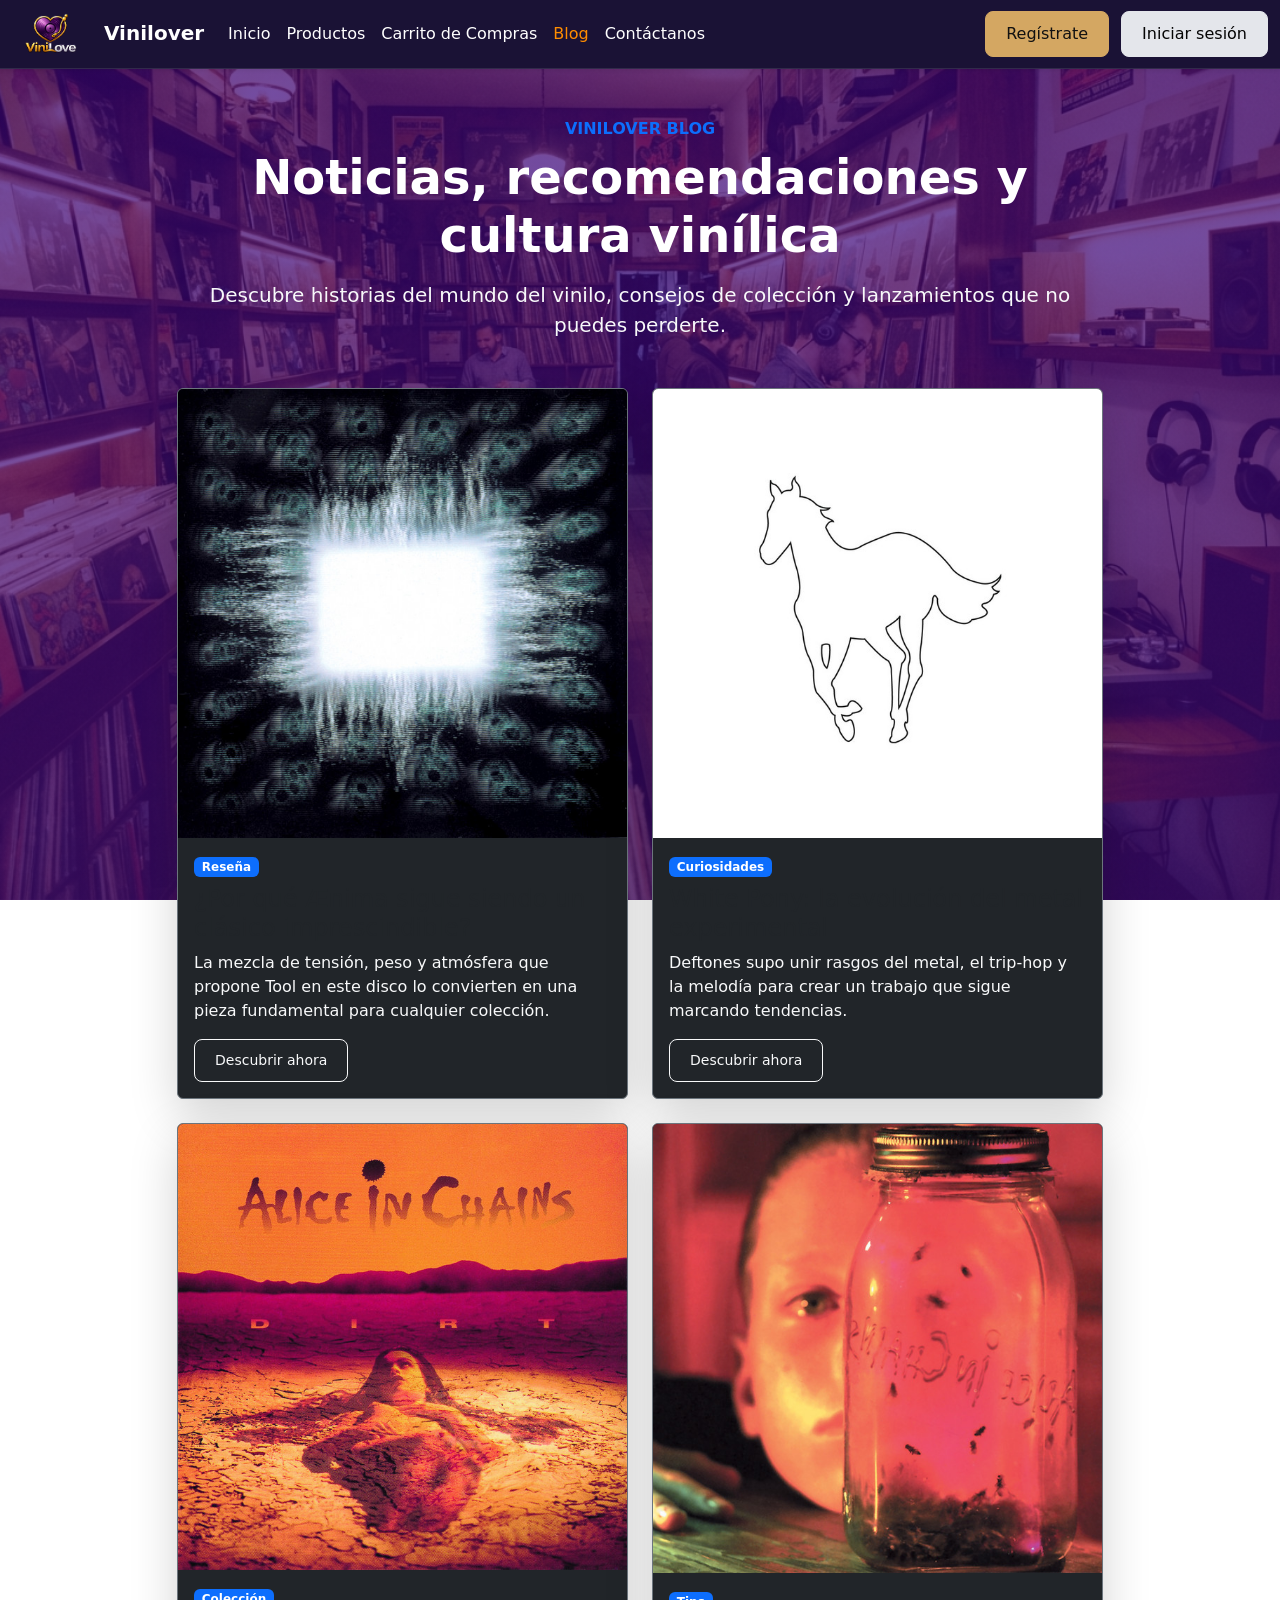
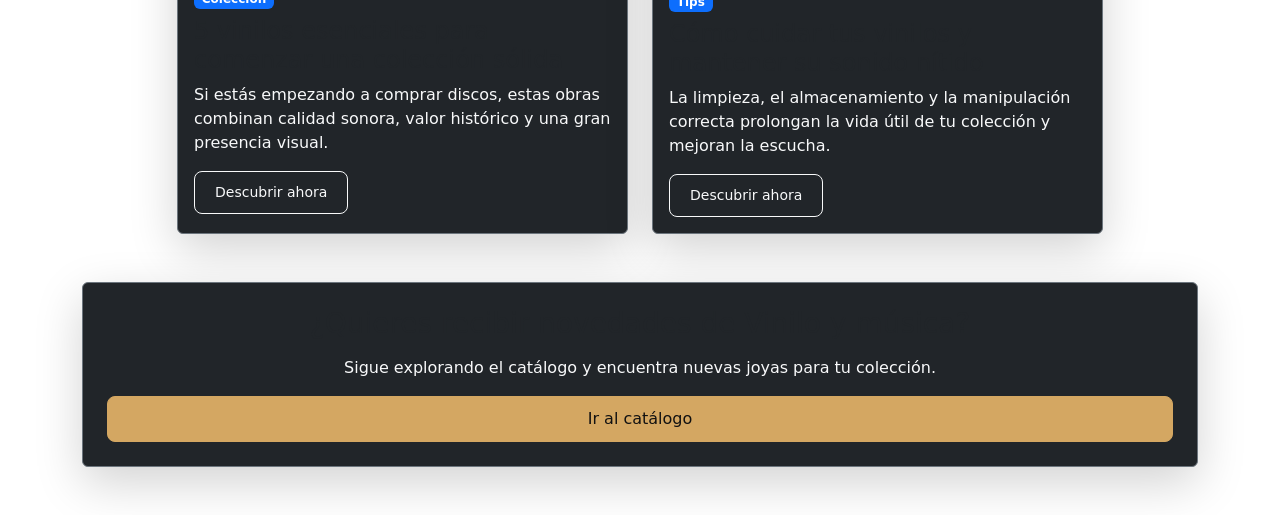
<file: Lore.html>
<!DOCTYPE html>
<!-- Declaración de tipo de documento HTML5 -->
<html lang="es">
<head>
    <!-- Codificación de caracteres en UTF-8 para garantizar soporte de acentos y caracteres especiales -->
    <meta charset="UTF-8">
    <!-- Configuración del viewport para una adecuada adaptación responsive en dispositivos móviles -->
    <meta name="viewport" content="width=device-width, initial-scale=1.0">
    <title>Nosotros - Vinilover</title>
    
    <!-- Framework Bootstrap 5 CSS mediante CDN -->
    <link href="https://cdn.jsdelivr.net/npm/bootstrap@5.3.3/dist/css/bootstrap.min.css" rel="stylesheet">
    <!-- Hoja de estilos CSS personalizada -->
    <link rel="stylesheet" href="css/style.css">  
</head>

<!-- La clase 'body-lore' permite aplicar estilos CSS específicos (como imágenes o colores de fondo personalizados) a esta página -->
<body class="body-lore">

  <!-- NAVBAR -->
  <!-- Barra de navegación principal del sitio web con fondo oscuro personalizado y sombra suave -->
  <nav class="navbar navbar-expand-lg navbar-dark navbar-custom shadow-sm">
    <div class="container-fluid">
      <!-- Marca o título de la tienda en la barra superior -->
      <a class="navbar-brand fw-bold" href="index.html">
        <img src="imagenes/LogoViniLove.png" alt="Vinilover" class="navbar-logo">
        <span class="ms-2">Vinilover</span>
      </a>
      <!-- Botón tipo hamburguesa para mostrar/ocultar menú en dispositivos móviles -->
      <button class="navbar-toggler" type="button" data-bs-toggle="collapse" data-bs-target="#navbarNavDropdown">
        <span class="navbar-toggler-icon"></span>
      </button>
      
      <!-- Menú colapsable -->
      <div class="collapse navbar-collapse" id="navbarNavDropdown">
        <ul class="navbar-nav me-auto">
          <li class="nav-item"><a class="nav-link" href="index.html">Inicio</a></li>
          <li class="nav-item"><a class="nav-link" href="Productos.html">Productos</a></li>
          <li class="nav-item"><a class="nav-link" href="carrito.html">Carrito de Compras</a></li> 
          
          <!-- Menú desplegable para opciones sobre la empresa; cuenta con la clase 'active' en el enlace principal -->
          <li class="nav-item"><a class="nav-link active" href="Lore.html">Blog</a></li>
          <li class="nav-item"><a class="nav-link" href="contacto.html">Contáctanos</a></li>
        </ul>
        
        <!-- Botones de autenticación de usuario -->
        <div class="auth-buttons">
          <a href="registro.html" class="btn btn-primary">Regístrate</a>
          <a href="login.html" class="btn btn-secondary">Iniciar sesión</a>
        </div>
      </div>
    </div>
  </nav>

  <!-- SECCIÓN BLOG -->
  <main class="container my-5">
    <div class="row justify-content-center">
      <div class="col-lg-10">
        <div class="text-center mb-5">
          <p class="text-primary fw-bold text-uppercase mb-2">Vinilover Blog</p>
          <h1 class="display-5 fw-bold mb-3">Noticias, recomendaciones y cultura vinílica</h1>
          <p class="text-light lead">Descubre historias del mundo del vinilo, consejos de colección y lanzamientos que no puedes perderte.</p>
        </div>

        <div class="row g-4">
          <div class="col-md-6">
            <article class="card bg-dark border-secondary shadow-lg h-100">
              <img src="imagenes/Tool-AEnima.jpg" class="card-img-top" alt="Tool - Ænima">
              <div class="card-body">
                <span class="badge bg-primary mb-2">Reseña</span>
                <h2 class="h4">¿Por qué Ænima sigue siendo un clásico imprescindible?</h2>
                <p class="text-light">La mezcla de tensión, peso y atmósfera que propone Tool en este disco lo convierten en una pieza fundamental para cualquier colección.</p>
                <a href="Productos.html" class="btn btn-outline-light btn-sm">Ver álbumes</a>
              </div>
            </article>
          </div>

          <div class="col-md-6">
            <article class="card bg-dark border-secondary shadow-lg h-100">
              <img src="imagenes/Deftones-WhitePony.jpg" class="card-img-top" alt="Deftones - White Pony">
              <div class="card-body">
                <span class="badge bg-primary mb-2">Curiosidades</span>
                <h2 class="h4">White Pony: la evolución del metal experimental</h2>
                <p class="text-light">Deftones supo unir rasgos del metal, el trip-hop y la melodía para crear un trabajo que sigue marcando tendencias.</p>
                <a href="Productos.html" class="btn btn-outline-light btn-sm">Descubrir ahora</a>
              </div>
            </article>
          </div>

          <div class="col-md-6">
            <article class="card bg-dark border-secondary shadow-lg h-100">
              <img src="imagenes/AliceInChains-Dirt.jpg" class="card-img-top" alt="Alice in Chains - Dirt">
              <div class="card-body">
                <span class="badge bg-primary mb-2">Colección</span>
                <h2 class="h4">5 vinilos esenciales para comenzar una colección sólida</h2>
                <p class="text-light">Si estás empezando a comprar discos, estas obras combinan calidad sonora, valor histórico y una gran presencia visual.</p>
                <a href="Productos.html" class="btn btn-outline-light btn-sm">Explorar catálogo</a>
              </div>
            </article>
          </div>

          <div class="col-md-6">
            <article class="card bg-dark border-secondary shadow-lg h-100">
              <img src="imagenes/AliceInChains-JarOfflies.jpg" class="card-img-top" alt="Alice in Chains - Jar of Flies">
              <div class="card-body">
                <span class="badge bg-primary mb-2">Tips</span>
                <h2 class="h4">Cómo cuidar tus vinilos y mantener su sonido nítido</h2>
                <p class="text-light">La limpieza, el almacenamiento y la manipulación correcta prolongan la vida útil de tu colección y mejoran la escucha.</p>
                <a href="contacto.html" class="btn btn-outline-light btn-sm">Consultar</a>
              </div>
            </article>
          </div>
        </div>
      </div>
    </div>
  </main>

  <section class="container pb-5">
    <div class="card bg-dark border-secondary shadow-lg p-4 text-center">
      <h2 class="h3 mb-3">¿Quieres recibir novedades de Vinilo y música?</h2>
      <p class="text-light mb-3">Sigue explorando el catálogo y encuentra nuevas joyas para tu colección.</p>
      <a href="Productos.html" class="btn btn-primary">Ir al catálogo</a>
    </div>
  </section>

  <!-- Scripts: Librería bundle de Bootstrap para JS de componentes y carrito personalizado -->
  <script src="https://cdn.jsdelivr.net/npm/bootstrap@5.3.3/dist/js/bootstrap.bundle.min.js"></script>
  <script src="js/validaciones.js"></script>
  <script src="js/carrito.js"></script>
  <script>
    const blogDefault = [
      {
        titulo: '¿Por qué Ænima sigue siendo un clásico imprescindible?',
        categoria: 'Reseña',
        descripcion: 'La mezcla de tensión, peso y atmósfera que propone Tool en este disco lo convierten en una pieza fundamental para cualquier colección.',
        imagen: 'imagenes/Tool-AEnima.jpg'
      },
      {
        titulo: 'White Pony: la evolución del metal experimental',
        categoria: 'Curiosidades',
        descripcion: 'Deftones supo unir rasgos del metal, el trip-hop y la melodía para crear un trabajo que sigue marcando tendencias.',
        imagen: 'imagenes/Deftones-WhitePony.jpg'
      },
      {
        titulo: '5 vinilos esenciales para comenzar una colección sólida',
        categoria: 'Colección',
        descripcion: 'Si estás empezando a comprar discos, estas obras combinan calidad sonora, valor histórico y una gran presencia visual.',
        imagen: 'imagenes/AliceInChains-Dirt.jpg'
      },
      {
        titulo: 'Cómo cuidar tus vinilos y mantener su sonido nítido',
        categoria: 'Tips',
        descripcion: 'La limpieza, el almacenamiento y la manipulación correcta prolongan la vida útil de tu colección y mejoran la escucha.',
        imagen: 'imagenes/AliceInChains-JarOfflies.jpg'
      }
    ];

    const blogPosts = JSON.parse(localStorage.getItem('viniLoveBlogPosts') || 'null') || blogDefault;
    const blogContainer = document.querySelector('.row.g-4');

    if (blogContainer) {
      blogContainer.innerHTML = blogPosts.map((post) => `
        <div class="col-md-6">
          <article class="card bg-dark border-secondary shadow-lg h-100">
            <img src="${post.imagen || 'imagenes/Tool-AEnima.jpg'}" class="card-img-top" alt="${post.titulo}">
            <div class="card-body">
              <span class="badge bg-primary mb-2">${post.categoria || 'Actualización'}</span>
              <h2 class="h4">${post.titulo}</h2>
              <p class="text-light">${post.descripcion}</p>
              <a href="Productos.html" class="btn btn-outline-light btn-sm">${post.boton || 'Descubrir ahora'}</a>
            </div>
          </article>
        </div>
      `).join('');
    }

    document.addEventListener('DOMContentLoaded', () => {
      actualizarEstadoAutenticacion();
    });
  </script>
</body>
</html>
</file>
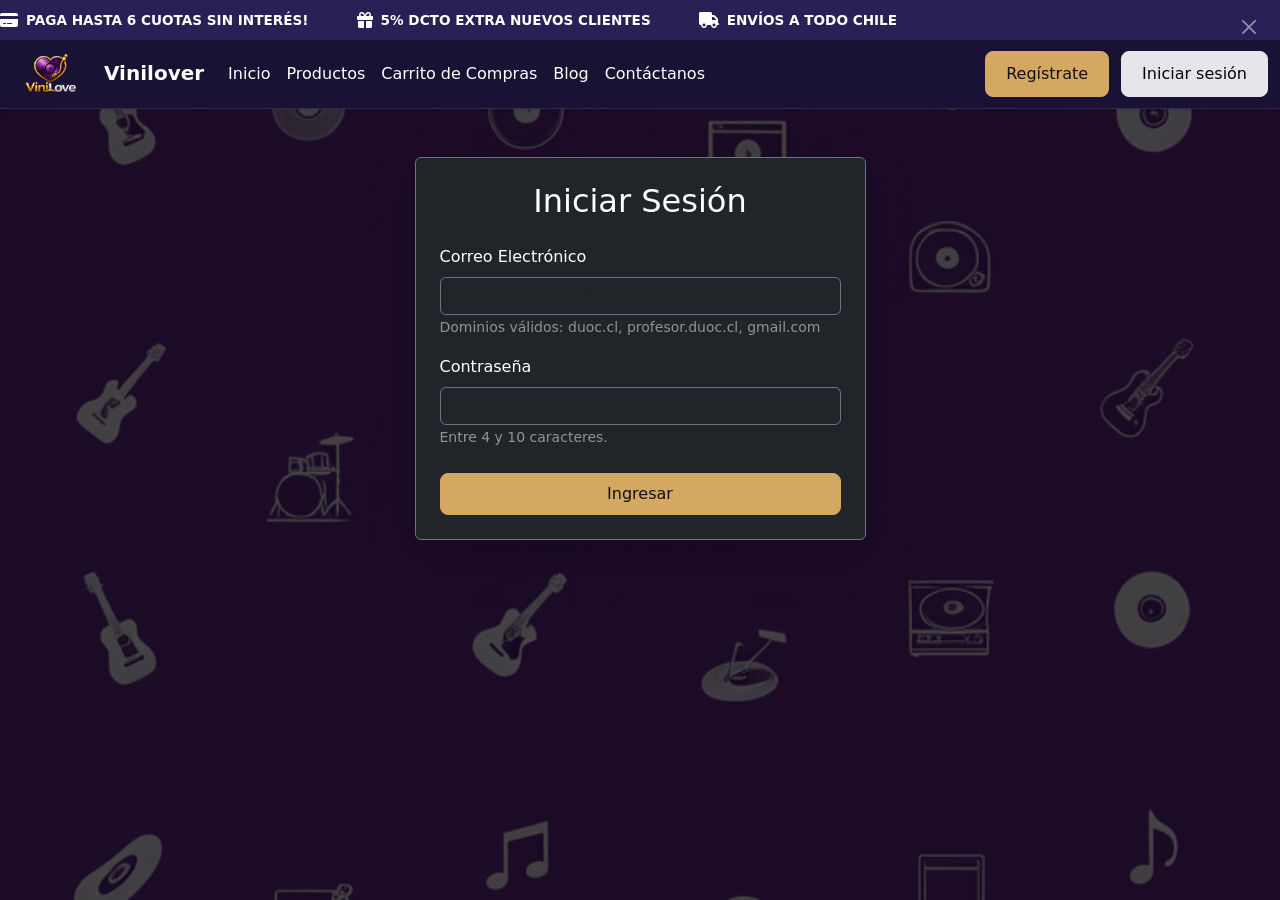
<file: perfil.html>
<!DOCTYPE html>
<html lang="es">
<head>
  <meta charset="UTF-8">
  <meta name="viewport" content="width=device-width, initial-scale=1.0">
  <title>Mi Perfil - Vinilover</title>

  <link href="https://cdn.jsdelivr.net/npm/bootstrap@5.3.3/dist/css/bootstrap.min.css" rel="stylesheet">
  <link rel="stylesheet" href="css/style.css">
  <link rel="stylesheet" href="https://cdnjs.cloudflare.com/ajax/libs/font-awesome/6.4.0/css/all.min.css">
</head>
<body class="text-white">

  <div class="m-0 rounded-0 text-center alert alert-dismissible fade show pm-marquee-wrap" role="alert">
    <div class="pm-marquee">
      <div class="pm-marquee-track">
        <span class="pm-item"><i class="fas fa-credit-card pm-ico"></i>PAGA HASTA 6 CUOTAS SIN INTERÉS!</span>
        <span class="pm-item"><i class="fas fa-gift pm-ico"></i>5% DCTO EXTRA NUEVOS CLIENTES</span>
        <span class="pm-item"><i class="fas fa-truck pm-ico"></i>ENVÍOS A TODO CHILE</span>
      </div>
    </div>
    <button type="button" class="btn-close btn-close-white me-2" data-bs-dismiss="alert" aria-label="Close"></button>
  </div>

  <nav class="navbar navbar-expand-lg navbar-dark navbar-custom shadow-sm">
    <div class="container-fluid">
      <a class="navbar-brand fw-bold" href="index.html">
        <img src="imagenes/LogoViniLove.png" alt="Vinilover" class="navbar-logo">
        <span class="ms-2">Vinilover</span>
      </a>
      <button class="navbar-toggler" type="button" data-bs-toggle="collapse" data-bs-target="#navbarNav">
        <span class="navbar-toggler-icon"></span>
      </button>
      <div class="collapse navbar-collapse" id="navbarNav">
        <ul class="navbar-nav me-auto">
          <li class="nav-item"><a class="nav-link" href="index.html">Inicio</a></li>
          <li class="nav-item"><a class="nav-link" href="Productos.html">Productos</a></li>
          <li class="nav-item"><a class="nav-link" href="carrito.html">Carrito de Compras</a></li>
          <li class="nav-item"><a class="nav-link" href="Lore.html">Blog</a></li>
          <li class="nav-item"><a class="nav-link" href="contacto.html">Contáctanos</a></li>
        </ul>
        <div class="auth-buttons"></div>
      </div>
    </div>
  </nav>

  <main class="container my-5">
    <div class="row g-4">
      <div class="col-lg-4">
        <div class="card bg-dark text-white border-secondary shadow-lg profile-panel h-100">
          <div class="card-body p-4">
            <div class="d-flex justify-content-between align-items-center mb-4 flex-wrap gap-2">
              <div>
                <p class="text-primary fw-bold mb-1 text-uppercase">Mi perfil</p>
                <h1 class="h2 mb-0">Datos del usuario</h1>
              </div>
              <a href="index.html" class="btn btn-outline-light btn-sm">Volver</a>
            </div>

            <div class="d-flex flex-column align-items-center mb-4">
              <label class="profile-avatar-wrapper" style="width: 130px; height: 130px; margin-bottom: 12px; cursor: pointer;" title="Cambiar foto de perfil">
                <img id="perfilAvatar" src="imagenes/LogoViniLove.png" alt="Avatar del usuario" class="profile-avatar-large" />
                <input type="file" accept="image/*" id="inputPerfilAvatar" class="d-none" />
              </label>
              <small class="text-white-50">Haz clic en la foto para cambiarla</small>
            </div>

            <div class="d-grid gap-2 mb-3">
              <button id="btnEditarPerfil" class="btn btn-primary">Editar datos</button>
              <button id="btnCancelarEdicion" type="button" class="btn btn-outline-light d-none">Cancelar</button>
            </div>

            <div id="mensajePerfil" class="alert alert-danger d-none mt-3"></div>

            <form id="formPerfil" class="row g-3 mt-1">
              <div class="col-12">
                <label class="form-label text-white-50">Nombre</label>
                <input id="perfilNombreInput" class="form-control profile-data-input bg-dark text-white border-secondary" disabled>
              </div>
              <div class="col-12">
                <label class="form-label text-white-50">Apellidos</label>
                <input id="perfilApellidosInput" class="form-control profile-data-input bg-dark text-white border-secondary" disabled>
              </div>
              <div class="col-12">
                <label class="form-label text-white-50">RUN</label>
                <input id="perfilRunInput" class="form-control profile-data-input bg-dark text-white border-secondary" disabled>
              </div>
              <div class="col-12">
                <label class="form-label text-white-50">Correo</label>
                <input id="perfilCorreoInput" class="form-control profile-data-input bg-dark text-white border-secondary" disabled>
              </div>
              <div class="col-12 d-flex justify-content-end gap-2 mt-2">
                <button type="submit" id="btnGuardarPerfil" class="btn btn-primary d-none">Guardar cambios</button>
              </div>
            </form>
          </div>
        </div>
      </div>

      <div class="col-lg-8">
        <div class="row g-4">
          <div class="col-12">
            <div class="card bg-dark text-white border-secondary shadow-lg profile-panel">
              <div class="card-body p-4">
                <p class="text-primary fw-bold mb-1 text-uppercase">Resumen</p>
                <h2 class="h4 mb-3">Estado de tu cuenta</h2>
                <div class="row g-3">
                  <div class="col-md-4">
                    <div class="profile-summary-card">
                      <span class="text-white-50 d-block mb-1">Nombre</span>
                      <strong id="resumenNombre">-</strong>
                    </div>
                  </div>
                  <div class="col-md-4">
                    <div class="profile-summary-card">
                      <span class="text-white-50 d-block mb-1">Correo</span>
                      <strong id="resumenCorreo">-</strong>
                    </div>
                  </div>
                  <div class="col-md-4">
                    <div class="profile-summary-card">
                      <span class="text-white-50 d-block mb-1">RUN</span>
                      <strong id="resumenRun">-</strong>
                    </div>
                  </div>
                </div>
              </div>
            </div>
          </div>

          <div id="historial-compras" class="col-12">
            <div class="card bg-dark text-white border-secondary shadow-lg profile-panel">
              <div class="card-body p-4">
                <p class="text-primary fw-bold mb-1 text-uppercase">Compras</p>
                <h3 class="h5 mb-3">Historial de compras</h3>
                <div id="listaCompras" class="profile-list"></div>
              </div>
            </div>
          </div>

          <div id="solicitudes-contacto" class="col-12">
            <div class="card bg-dark text-white border-secondary shadow-lg profile-panel">
              <div class="card-body p-4">
                <p class="text-primary fw-bold mb-1 text-uppercase">Contacto</p>
                <h3 class="h5 mb-3">Solicitudes realizadas</h3>
                <div id="listaSolicitudes" class="profile-list"></div>
              </div>
            </div>
          </div>
        </div>
      </div>
    </div>
  </main>

  <div class="modal fade" id="modalConfirmacionPerfil" tabindex="-1" aria-labelledby="modalConfirmacionPerfilLabel" aria-hidden="true">
    <div class="modal-dialog modal-dialog-centered">
      <div class="modal-content bg-dark text-white border-secondary">
        <div class="modal-header border-secondary">
          <h5 class="modal-title" id="modalConfirmacionPerfilLabel">Confirmar identidad</h5>
          <button type="button" class="btn-close btn-close-white" data-bs-dismiss="modal" aria-label="Cerrar"></button>
        </div>
        <form id="formConfirmacionPerfil">
          <div class="modal-body">
            <p class="text-white-50 mb-3">Para editar tus datos, ingresa tu contraseña actual.</p>
            <label for="confirmPasswordPerfil" class="form-label text-white-50">Contraseña actual</label>
            <input type="password" id="confirmPasswordPerfil" class="form-control bg-dark text-white border-secondary" required>
            <div id="mensajeAutenticacionPerfil" class="alert alert-danger d-none mt-3 mb-0"></div>
          </div>
          <div class="modal-footer border-secondary">
            <button type="button" class="btn btn-outline-light" data-bs-dismiss="modal">Cancelar</button>
            <button type="submit" class="btn btn-primary">Continuar</button>
          </div>
        </form>
      </div>
    </div>
  </div>

  <script src="https://cdn.jsdelivr.net/npm/bootstrap@5.3.3/dist/js/bootstrap.bundle.min.js"></script>
  <script src="js/validaciones.js"></script>
  <script>
    document.addEventListener('DOMContentLoaded', () => {
      const usuario = JSON.parse(localStorage.getItem('viniLoveSesion') || 'null');

      if (!usuario) {
        window.location.href = 'login.html';
        return;
      }

      const avatarActual = localStorage.getItem('viniLoveAvatar') || 'imagenes/LogoViniLove.png';
      const perfilAvatar = document.getElementById('perfilAvatar');
      if (perfilAvatar) {
        perfilAvatar.src = avatarActual;
      }

      const perfilNombreInput = document.getElementById('perfilNombreInput');
      const perfilApellidosInput = document.getElementById('perfilApellidosInput');
      const perfilRunInput = document.getElementById('perfilRunInput');
      const perfilCorreoInput = document.getElementById('perfilCorreoInput');
      const resumenNombre = document.getElementById('resumenNombre');
      const resumenCorreo = document.getElementById('resumenCorreo');
      const resumenRun = document.getElementById('resumenRun');
      const btnEditarPerfil = document.getElementById('btnEditarPerfil');
      const btnCancelarEdicion = document.getElementById('btnCancelarEdicion');
      const btnGuardarPerfil = document.getElementById('btnGuardarPerfil');
      const mensajePerfil = document.getElementById('mensajePerfil');
      const modalConfirmacionPerfil = new bootstrap.Modal(document.getElementById('modalConfirmacionPerfil'));
      const formConfirmacionPerfil = document.getElementById('formConfirmacionPerfil');
      const formPerfil = document.getElementById('formPerfil');
      const inputsPerfil = [perfilNombreInput, perfilApellidosInput, perfilRunInput, perfilCorreoInput];

      function cargarDatosUsuario() {
        const usuarioActual = JSON.parse(localStorage.getItem('viniLoveSesion') || 'null');
        if (!usuarioActual) {
          return;
        }

        perfilNombreInput.value = usuarioActual.nombre || '';
        perfilApellidosInput.value = usuarioActual.apellidos || '';
        perfilRunInput.value = usuarioActual.run || '';
        perfilCorreoInput.value = usuarioActual.correo || '';
        resumenNombre.textContent = usuarioActual.nombre || '-';
        resumenCorreo.textContent = usuarioActual.correo || '-';
        resumenRun.textContent = usuarioActual.run || '-';
      }

      function activarModoEdicion() {
        inputsPerfil.forEach((input) => input.disabled = false);
        btnGuardarPerfil.classList.remove('d-none');
        btnCancelarEdicion.classList.remove('d-none');
        btnEditarPerfil.classList.add('d-none');
      }

      function desactivarModoEdicion() {
        inputsPerfil.forEach((input) => input.disabled = true);
        btnGuardarPerfil.classList.add('d-none');
        btnCancelarEdicion.classList.add('d-none');
        btnEditarPerfil.classList.remove('d-none');
      }

      function renderHistoriales() {
        const listaCompras = document.getElementById('listaCompras');
        const listaSolicitudes = document.getElementById('listaSolicitudes');
        const compras = JSON.parse(localStorage.getItem('viniLoveCompras') || '[]');
        const mensajes = JSON.parse(localStorage.getItem('viniLoveMensajes') || '[]');
        const mensajesUsuario = mensajes.filter((mensaje) => mensaje.correo && mensaje.correo.toLowerCase() === usuario.correo.toLowerCase());

        if (!compras.length) {
          listaCompras.innerHTML = '<div class="empty-state">Aún no tienes compras registradas en tu historial.</div>';
        } else {
          listaCompras.innerHTML = compras.slice(0, 4).map((compra) => `
            <div class="profile-list-item">
              <div>
                <strong>${compra.producto}</strong>
                <p class="mb-0 text-white-50">${compra.fecha}</p>
              </div>
              <span class="text-success fw-bold">$${Number(compra.total || 0).toLocaleString('cl-CL')}</span>
            </div>
          `).join('');
        }

        if (!mensajesUsuario.length) {
          listaSolicitudes.innerHTML = '<div class="empty-state">Todavía no has enviado ninguna solicitud de contacto.</div>';
        } else {
          listaSolicitudes.innerHTML = mensajesUsuario.slice(0, 4).map((mensaje) => `
            <div class="profile-list-item">
              <div>
                <strong>${mensaje.nombre}</strong>
                <p class="mb-0 text-white-50">${new Date(mensaje.fecha).toLocaleDateString('es-CL')}</p>
              </div>
              <span class="text-info">${mensaje.comentario.slice(0, 28)}${mensaje.comentario.length > 28 ? '...' : ''}</span>
            </div>
          `).join('');
        }
      }

      cargarDatosUsuario();
      desactivarModoEdicion();
      renderHistoriales();
      actualizarEstadoAutenticacion();

      btnEditarPerfil.addEventListener('click', () => {
        mensajePerfil.classList.add('d-none');
        document.getElementById('confirmPasswordPerfil').value = '';
        document.getElementById('mensajeAutenticacionPerfil').classList.add('d-none');
        modalConfirmacionPerfil.show();
      });

      formConfirmacionPerfil.addEventListener('submit', (event) => {
        event.preventDefault();
        const password = document.getElementById('confirmPasswordPerfil').value.trim();
        const mensajeAutenticacionPerfil = document.getElementById('mensajeAutenticacionPerfil');
        const usuarios = obtenerUsuarios();
        const usuarioRegistrado = usuarios.find((item) => item.correo.toLowerCase() === usuario.correo.toLowerCase());

        if (!usuarioRegistrado || usuarioRegistrado.password !== password) {
          mensajeAutenticacionPerfil.textContent = 'La contraseña ingresada no coincide con la registrada.';
          mensajeAutenticacionPerfil.classList.remove('d-none');
          return;
        }

        mensajeAutenticacionPerfil.classList.add('d-none');
        modalConfirmacionPerfil.hide();
        activarModoEdicion();
      });

      btnCancelarEdicion.addEventListener('click', () => {
        cargarDatosUsuario();
        desactivarModoEdicion();
        mensajePerfil.classList.add('d-none');
      });

      formPerfil.addEventListener('submit', (event) => {
        event.preventDefault();

        const nombre = perfilNombreInput.value.trim();
        const apellidos = perfilApellidosInput.value.trim();
        const run = perfilRunInput.value.trim();
        const correo = perfilCorreoInput.value.trim().toLowerCase();

        if (!nombre || !apellidos || !run || !correo) {
          mensajePerfil.textContent = 'Todos los campos son obligatorios.';
          mensajePerfil.classList.remove('d-none');
          return;
        }

        if (!validarRUN(run)) {
          mensajePerfil.textContent = 'El RUN ingresado no es válido.';
          mensajePerfil.classList.remove('d-none');
          return;
        }

        if (!validarCorreo(correo)) {
          mensajePerfil.textContent = 'El correo debe pertenecer a @duoc.cl, @profesor.duoc.cl o @gmail.com.';
          mensajePerfil.classList.remove('d-none');
          return;
        }

        const usuarios = obtenerUsuarios();
        const indice = usuarios.findIndex((item) => item.correo.toLowerCase() === usuario.correo.toLowerCase());

        if (indice === -1) {
          mensajePerfil.textContent = 'No se pudo actualizar tu información. Inténtalo de nuevo.';
          mensajePerfil.classList.remove('d-none');
          return;
        }

        const correoDuplicado = usuarios.some((item) => item.correo.toLowerCase() === correo && item.correo.toLowerCase() !== usuario.correo.toLowerCase());
        if (correoDuplicado) {
          mensajePerfil.textContent = 'Ese correo ya está registrado por otro usuario.';
          mensajePerfil.classList.remove('d-none');
          return;
        }

        usuarios[indice].nombre = nombre;
        usuarios[indice].apellidos = apellidos;
        usuarios[indice].run = run;
        usuarios[indice].correo = correo;
        guardarUsuarios(usuarios);

        const sesionGuardada = JSON.parse(localStorage.getItem('viniLoveSesion') || 'null');
        if (sesionGuardada) {
          sesionGuardada.nombre = nombre;
          sesionGuardada.apellidos = apellidos;
          sesionGuardada.run = run;
          sesionGuardada.correo = correo;
          localStorage.setItem('viniLoveSesion', JSON.stringify(sesionGuardada));
        }

        mensajePerfil.classList.add('d-none');
        alert('Tus datos se actualizaron correctamente.');
        cargarDatosUsuario();
        desactivarModoEdicion();
        actualizarEstadoAutenticacion();
        renderHistoriales();
      });

      const inputPerfilAvatar = document.getElementById('inputPerfilAvatar');
      if (inputPerfilAvatar) {
        inputPerfilAvatar.addEventListener('change', (event) => {
          cambiarAvatarUsuario(event.target.files[0]);
          const avatarActualizado = localStorage.getItem('viniLoveAvatar') || 'imagenes/LogoViniLove.png';
          perfilAvatar.src = avatarActualizado;
        });
      }
    });
  </script>
</body>
</html>
</file>
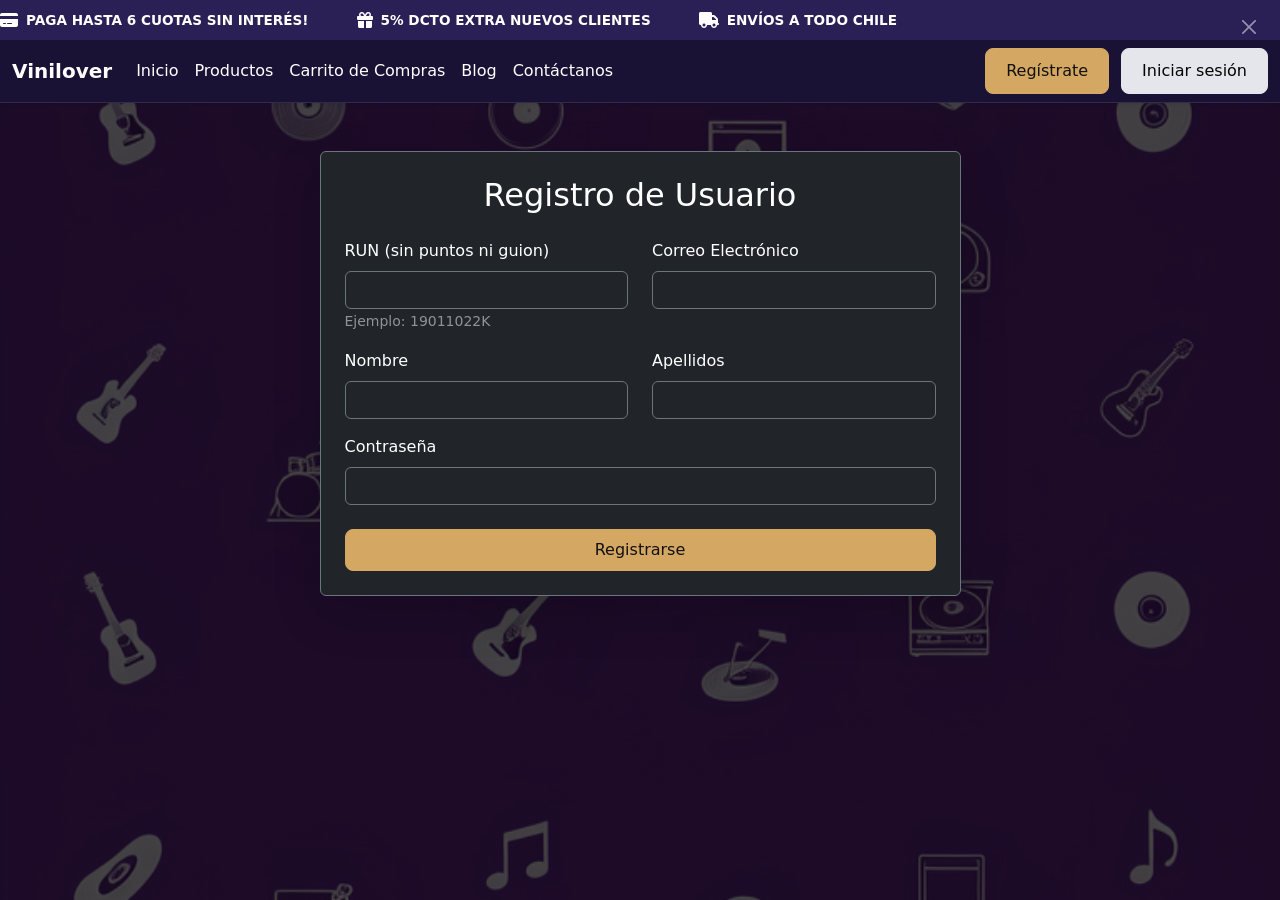
<file: registro.html>
<!DOCTYPE html>
<!-- Declaración del tipo de documento HTML5 -->
<html lang="es">
<head>
  <!-- Configuración de la codificación de caracteres a UTF-8 para admitir acentos y símbolos -->
  <meta charset="UTF-8">
  <!-- Escala inicial y diseño responsivo para dispositivos móviles -->
  <meta name="viewport" content="width=device-width, initial-scale=1.0">
  <title>Registro - Vinilover</title>

  <!-- CDN de Bootstrap 5, hojas de estilo personalizadas y FontAwesome para íconos -->
  <link href="https://cdn.jsdelivr.net/npm/bootstrap@5.3.3/dist/css/bootstrap.min.css" rel="stylesheet">
  <link rel="stylesheet" href="css/style.css">
  <link rel="stylesheet" href="https://cdnjs.cloudflare.com/ajax/libs/font-awesome/6.4.0/css/all.min.css">
</head>
<!-- La clase 'text-white' aplica color de texto blanco general para todo el cuerpo -->
<body class="text-white">

  <!-- BARRA SUPERIOR DE ANUNCIOS/OFERTAS (Marquee) -->
  <div class="m-0 rounded-0 text-center alert alert-dismissible fade show pm-marquee-wrap" role="alert">
    <div class="pm-marquee">
      <!-- Pista que desplaza los mensajes animados vía CSS -->
      <div class="pm-marquee-track">
        <span class="pm-item"><i class="fas fa-credit-card pm-ico"></i>PAGA HASTA 6 CUOTAS SIN INTERÉS!</span>
        <span class="pm-item"><i class="fas fa-gift pm-ico"></i>5% DCTO EXTRA NUEVOS CLIENTES</span>
        <span class="pm-item"><i class="fas fa-truck pm-ico"></i>ENVÍOS A TODO CHILE</span>
      </div>
    </div>
    <!-- Botón para descartar el anuncio -->
    <button type="button" class="btn-close btn-close-white me-2" data-bs-dismiss="alert" aria-label="Close"></button>
  </div>

  <!-- NAVEGACIÓN -->
  <!-- Navbar estándar de la aplicación con estilo oscuro y sombras -->
  <nav class="navbar navbar-expand-lg navbar-dark navbar-custom shadow-sm">
    <div class="container-fluid">
      <a class="navbar-brand fw-bold" href="index.html">Vinilover</a>
      <button class="navbar-toggler" type="button" data-bs-toggle="collapse" data-bs-target="#navbarNav">
        <span class="navbar-toggler-icon"></span>
      </button>
      <div class="collapse navbar-collapse" id="navbarNav">
        <ul class="navbar-nav me-auto">
          <li class="nav-item"><a class="nav-link" href="index.html">Inicio</a></li>
          <li class="nav-item"><a class="nav-link" href="Productos.html">Productos</a></li>
          <li class="nav-item"><a class="nav-link" href="carrito.html">Carrito de Compras</a></li>
          <li class="nav-item"><a class="nav-link" href="Lore.html">Blog</a></li>
          <li class="nav-item"><a class="nav-link" href="contacto.html">Contáctanos</a></li>
        </ul>
        <!-- Botones de autenticación en la esquina superior derecha, con 'Regístrate' resaltado como activo -->
        <div class="auth-buttons">
          <a href="registro.html" class="btn btn-primary active">Regístrate</a>
          <a href="login.html" class="btn btn-secondary">Iniciar sesión</a>
        </div>
      </div>
    </div>
  </nav>

  <!-- FORMULARIO REGISTRO -->
  <main class="container my-5">
    <div class="row justify-content-center">
      <div class="col-md-7">
        <!-- Tarjeta Bootstrap contenedora con temas oscuros (bg-dark) y bordes contrastados (border-secondary) -->
        <div class="card bg-dark text-white border-secondary shadow-lg">
          <div class="card-body p-4">
            <h2 class="card-title text-center mb-4">Registro de Usuario</h2>
            
            <!-- Evento 'onsubmit' ligado a la función JS procesarRegistro() -->
            <form id="formRegistro" onsubmit="procesarRegistro(event)">
              
              <!-- Primera Fila: RUN y Correo -->
              <div class="row">
                <div class="col-md-6 mb-3">
                  <label for="regRun" class="form-label">RUN (sin puntos ni guion)</label>
                  <input type="text" class="form-control bg-dark text-white border-secondary" id="regRun" placeholder="19011022K" minlength="7" maxlength="9" required>
                  <small class="text-white-50">Ejemplo: 19011022K</small>
                </div>
                <div class="col-md-6 mb-3">
                  <label for="regCorreo" class="form-label">Correo Electrónico</label>
                  <input type="email" class="form-control bg-dark text-white border-secondary" id="regCorreo" maxlength="100" required>
                </div>
              </div>

              <!-- Segunda Fila: Nombre y Apellidos -->
              <div class="row">
                <div class="col-md-6 mb-3">
                  <label for="regNombre" class="form-label">Nombre</label>
                  <input type="text" class="form-control bg-dark text-white border-secondary" id="regNombre" maxlength="50" required>
                </div>
                <div class="col-md-6 mb-3">
                  <label for="regApellidos" class="form-label">Apellidos</label>
                  <input type="text" class="form-control bg-dark text-white border-secondary" id="regApellidos" maxlength="50" required>
                </div>
              </div>

              <!-- Tercera Fila: Contraseña -->
              <div class="mb-3">
                <label for="regPassword" class="form-label">Contraseña</label>
                <input type="password" class="form-control bg-dark text-white border-secondary" id="regPassword" minlength="4" maxlength="10" required>
              </div>

              <!-- Contenedor dinámico de errores (oculto inicialmente con la clase 'd-none') -->
              <div id="mensajeErrorRegistro" class="alert alert-danger d-none my-3" role="alert"></div>

              <!-- Botón de envío del formulario -->
              <button type="submit" class="btn btn-primary w-100 py-2 mt-2">Registrarse</button>
            </form>
          </div>
        </div>
      </div>
    </div>
  </main>

  <!-- Inclusión de Bootstrap JS Bundle y el script de validaciones personalizadas -->
  <script src="https://cdn.jsdelivr.net/npm/bootstrap@5.3.3/dist/js/bootstrap.bundle.min.js"></script>
  <script src="js/validaciones.js"></script>
</body>
</html>
</file>
<file: css/style.css>
/* ==========================================
   1. ESTILOS DE LA BARRA SUPERIOR (MARQUEE)
   ========================================== */
.pm-marquee-wrap {
    background-color: #2b2055 !important;
    color: #ffffff !important;
    overflow: hidden;
    white-space: nowrap;
    position: relative;
    padding: 10px 0;
    font-size: 0.85rem;
    font-weight: 600;
    border: none;
}

.pm-marquee-wrap *,
.pm-marquee-wrap i,
.pm-item {
    color: #ffffff !important;
}

.pm-marquee {
    display: flex;
    align-items: center;
    width: 100%;
    overflow: hidden;
}

.pm-marquee-track {
    display: flex;
    gap: 3rem;
    animation: marquee 18s linear infinite;
    will-change: transform;
}

.pm-item {
    display: inline-flex;
    align-items: center;
    gap: 8px;
}

.pm-ico {
    font-size: 1rem;
}

@keyframes marquee {
    0% { transform: translateX(0%); }
    100% { transform: translateX(-50%); }
}

/* ==========================================
   2. FONDO GENERAL Y DE PÁGINAS ESPECÍFICAS
   ========================================== */
body {
    background-image:
        linear-gradient(to bottom, rgba(0, 0, 0, 0.7), rgba(0, 0, 0, 0.7)),
        url('../imagenes/FondoTienda.png');
    background-repeat: repeat;
    background-position: center top;
    background-attachment: fixed;
    background-size: cover;
    min-height: 100vh;
    color: #ffffff;
}

body.body-lore {
    background-image:
        linear-gradient(to bottom, rgba(56, 0, 121, 0.7), rgba(65, 8, 119, 0.7)),
        url('../imagenes/us.jpg');
    background-repeat: no-repeat;
    background-size: cover;
    background-position: center top;
    background-attachment: fixed;
    min-height: 100vh;
}

/* ==========================================
   3. BARRA DE NAVEGACIÓN (NAVBAR)
   ========================================== */
.navbar-custom {
    background-color: #1a1235 !important;
    border-bottom: 1px solid rgba(255, 255, 255, 0.1);
}

.navbar-custom .navbar-brand,
.navbar-custom .nav-link {
    color: #ffffff !important;
    font-weight: 500;
}

.navbar-custom .nav-link:hover,
.navbar-custom .nav-link.active {
    color: #ff8c00 !important;
}

.navbar-custom .navbar-toggler-icon {
    filter: invert(1);
}

.navbar-custom .dropdown-menu {
    background-color: #2b2055;
    border: 1px solid rgba(255, 255, 255, 0.15);
}

.navbar-custom .dropdown-item {
    color: #ffffff;
}

.navbar-custom .dropdown-item:hover {
    background-color: #3b2d6b;
    color: #ff8c00;
}

.profile-user-dropdown {
    position: relative;
}

.profile-user-menu-button {
    border-radius: 999px;
    border-color: rgba(255, 255, 255, 0.35);
    background: rgba(255, 255, 255, 0.05);
    display: inline-flex;
    align-items: center;
    gap: 10px;
    padding: 6px 12px 6px 8px;
}

.profile-user-menu-button:hover,
.profile-user-menu-button:focus,
.profile-user-menu-button:active {
    background: rgba(255, 255, 255, 0.12) !important;
    border-color: rgba(255, 255, 255, 0.5) !important;
    color: #ffffff !important;
}

.profile-avatar-menu {
    width: 36px !important;
    height: 36px !important;
    border-width: 2px !important;
    margin-right: 4px;
}

/* Logo de la marca en la barra de navegación */
.navbar-custom .navbar-brand img.navbar-logo {
    height: 42px;
    width: auto;
    object-fit: contain;
    display: inline-block;
    vertical-align: middle;
}

@media (max-width: 576px) {
    .navbar-custom .navbar-brand img.navbar-logo {
        height: 34px;
    }
}

/* ==========================================
   4. TIPOGRAFÍA Y BOTONES
   ========================================== */
.titulo-principal {
    color: #ffffff !important;
    font-weight: 800;
    text-shadow: 2px 2px 8px rgba(0, 0, 0, 0.8);
}

.subtitulo-principal {
    color: #e0e0e0 !important;
    text-shadow: 1px 1px 5px rgba(0, 0, 0, 0.8);
}

.auth-buttons {
    display: flex;
    gap: 12px;
    align-items: center;
    flex-wrap: wrap;
}

.profile-avatar-wrapper {
    width: 42px;
    height: 42px;
    border-radius: 50%;
    overflow: hidden;
    border: 2px solid rgba(255, 255, 255, 0.7);
    display: inline-flex;
    align-items: center;
    justify-content: center;
    background-color: #2b2055;
    cursor: pointer;
    box-shadow: 0 0 0 2px rgba(255, 255, 255, 0.1);
}

.profile-avatar {
    width: 100%;
    height: 100%;
    object-fit: cover;
    display: block;
}

.profile-avatar-large {
    width: 130px;
    height: 130px;
    border-radius: 50%;
    object-fit: cover;
    border: 3px solid rgba(255, 255, 255, 0.8);
    background-color: #2b2055;
}

.profile-panel {
    border-radius: 20px;
    background: linear-gradient(180deg, rgba(14, 11, 28, 0.94), rgba(30, 20, 43, 0.94));
}

.profile-summary-card {
    background: rgba(255, 255, 255, 0.04);
    border: 1px solid rgba(255, 255, 255, 0.08);
    border-radius: 14px;
    padding: 16px 18px;
    min-height: 92px;
}

.profile-data-input {
    border-radius: 12px;
    padding: 12px 14px;
}

.profile-data-input:disabled {
    background-color: rgba(13, 12, 18, 0.5) !important;
    color: rgba(255, 255, 255, 0.9) !important;
    opacity: 1;
}

.profile-list {
    display: grid;
    gap: 14px;
}

.profile-list-item {
    display: flex;
    justify-content: space-between;
    align-items: center;
    gap: 16px;
    padding: 14px 16px;
    border-radius: 12px;
    background: rgba(255, 255, 255, 0.03);
    border: 1px solid rgba(255, 255, 255, 0.08);
}

.empty-state {
    padding: 18px 16px;
    border-radius: 12px;
    background: rgba(255, 255, 255, 0.03);
    border: 1px dashed rgba(255, 255, 255, 0.18);
    color: rgba(255, 255, 255, 0.7);
}

.admin-stat-card {
    display: flex;
    flex-direction: column;
    justify-content: center;
    gap: 12px;
    background: linear-gradient(180deg, rgba(52, 32, 80, 0.92), rgba(22, 18, 31, 0.96));
    border: 1px solid rgba(255, 255, 255, 0.08);
    border-radius: 18px;
    padding: 22px 18px;
    min-height: 130px;
    box-shadow: 0 10px 24px rgba(0, 0, 0, 0.18);
}

.admin-stat-card span {
    color: rgba(255, 255, 255, 0.72);
    text-transform: uppercase;
    letter-spacing: 0.08em;
    font-size: 0.72rem;
}

.admin-stat-card strong {
    font-size: 2rem;
    color: #ffffff;
}

.admin-list {
    display: grid;
    gap: 12px;
}

.admin-item {
    display: flex;
    justify-content: space-between;
    align-items: center;
    gap: 12px;
    padding: 14px 12px;
    background: rgba(255, 255, 255, 0.03);
    border: 1px solid rgba(255, 255, 255, 0.08);
    border-radius: 12px;
}

.admin-item-thumb {
    width: 52px;
    height: 52px;
    object-fit: cover;
    border-radius: 10px;
}

.admin-request-item {
    align-items: flex-start;
}

.btn {
    padding: 10px 20px;
    border-radius: 8px;
    font-weight: 500;
    text-decoration: none;
    font-family: system-ui, -apple-system, sans-serif;
    transition: background-color 0.2s ease, border-color 0.2s ease;
    display: inline-block;
    text-align: center;
}

.btn-primary {
    background-color: #331853 !important;
    border-color: #331853 !important;
    color: #ffffff !important;
}

.btn-primary:hover {
    background-color: #580770 !important;
    border-color: #580770 !important;
}

.btn-secondary {
    background-color: #e4e6eb !important;
    border-color: #e4e6eb !important;
    color: #050505 !important;
}

.btn-secondary:hover {
    background-color: #d8dadf !important;
    border-color: #d8dadf !important;
}

/* ==========================================
   5. CARRITO DE COMPRAS FLOTANTE (DARK/PURPLE)
   ========================================== */
.floating-cart-container {
    position: fixed;
    bottom: 25px;
    right: 25px;
    z-index: 1050;
    font-family: sans-serif;
}

.cart-btn {
    background-color: #3b1e54;
    color: #ffffff;
    border: 1px solid #5c2c84;
    width: 60px;
    height: 60px;
    border-radius: 50%;
    font-size: 24px;
    cursor: pointer;
    box-shadow: 0 4px 12px rgba(0, 0, 0, 0.6);
    display: flex;
    align-items: center;
    justify-content: center;
    position: relative;
    transition: transform 0.2s ease, background-color 0.2s ease;
}

.cart-btn:hover {
    background-color: #5c2c84;
    transform: scale(1.1);
}

.cart-btn .badge {
    position: absolute;
    top: -2px;
    right: -2px;
    background-color: #dc3545;
    color: #ffffff;
    font-size: 11px;
    border-radius: 50%;
    padding: 4px 7px;
}

/* Ventana emergente del Carrito */
.cart-popup {
    position: absolute;
    bottom: 75px;
    right: 0px;
    width: 320px;
    background-color: #1f1a24 !important; /* Fondo morado/negro oscuro */
    border: 1px solid #3b1e54;
    border-radius: 12px;
    box-shadow: 0 10px 25px rgba(0, 0, 0, 0.8);
    display: flex;
    flex-direction: column;
    overflow: hidden;
    color: #ffffff !important;
    transition: opacity 0.3s ease, transform 0.3s ease;
}

.cart-popup.hidden {
    display: none !important;
    opacity: 0;
    transform: scale(0.9);
    pointer-events: none;
}

.cart-header {
    background-color: #2a183d;
    color: #ffffff;
    padding: 12px 16px;
    display: flex;
    justify-content: space-between;
    align-items: center;
    border-bottom: 1px solid #3b1e54;
}

.cart-header h3 {
    margin: 0;
    font-size: 16px;
    font-weight: bold;
    color: #ffffff !important;
}

.close-btn {
    background: none;
    border: none;
    color: #ffffff;
    font-size: 20px;
    cursor: pointer;
}

.cart-body {
    padding: 15px;
    max-height: 250px;
    overflow-y: auto;
    background-color: #1f1a24 !important; /* Fondo morado oscuro */
    color: #ffffff !important;
}

.cart-footer {
    padding: 15px;
    background-color: #18141d;
    border-top: 1px solid #3b1e54;
}

.cart-total {
    display: flex;
    justify-content: space-between;
    color: #ffffff !important;
    margin-bottom: 12px;
    font-size: 15px;
}

.checkout-btn {
    display: block;
    width: 100%;
    background-color: #5c2c84;
    color: #ffffff !important;
    text-align: center;
    padding: 10px;
    border-radius: 6px;
    text-decoration: none;
    font-weight: bold;
    border: none;
    transition: background-color 0.2s ease;
}

.checkout-btn:hover {
    background-color: #7237a3;
    color: #ffffff !important;
}

/* ==========================================
   7. TARJETA CONTENEDORA DE PRODUCTOS
   ========================================== */
/* Tarjeta de producto y sus colores */
.card-producto {
    background: linear-gradient(180deg, #2a1836 0%, #24132d 100%);
    color: #fff7f3;
    border: 1px solid rgba(212, 167, 98, 0.12); /* borde oro suave */
    border-radius: 12px;
    box-shadow: 0 12px 30px rgba(34, 12, 45, 0.6);
    transition: transform 0.18s ease, box-shadow 0.18s ease;
    overflow: hidden;
}

/* Forzar legibilidad de enlaces*/
.card-producto a, .card-producto a.text-dark { color: inherit !important; text-decoration: none; }

/* Imagen superior con esquinas redondeadas consistentes */
.card-producto .card-img-top { border-top-left-radius: 12px; border-top-right-radius: 12px; }

/* Hover profesional y moderado */
.card-producto:hover {
    transform: translateY(-6px) scale(1.12);
    box-shadow: 0 22px 50px rgba(34, 12, 45, 0.7);
}

/* Ajustes del cuerpo de la card */
.card-producto .card-body { padding: 1rem; }


.btn-primary {
    background-color: #d4a762 !important; /* oro suave */
    border-color: #d4a762 !important;
    color: #111111 !important;
}
.btn-primary:hover {
    background-color: #b68543 !important;
    border-color: #b68543 !important;
    color: #ffffff !important;
}

/* ==========================================
   7. TARJETA CONTENEDORA PARA DETALLE PRODUCTO
   ========================================== */
.card-detalle-producto {
    background-color: rgba(26, 16, 43, 0.88);
    backdrop-filter: blur(10px);
    border: 1px solid rgba(255, 255, 255, 0.12);
    border-radius: 16px;
    box-shadow: 0 15px 35px rgba(0, 0, 0, 0.6);
}
</file>
